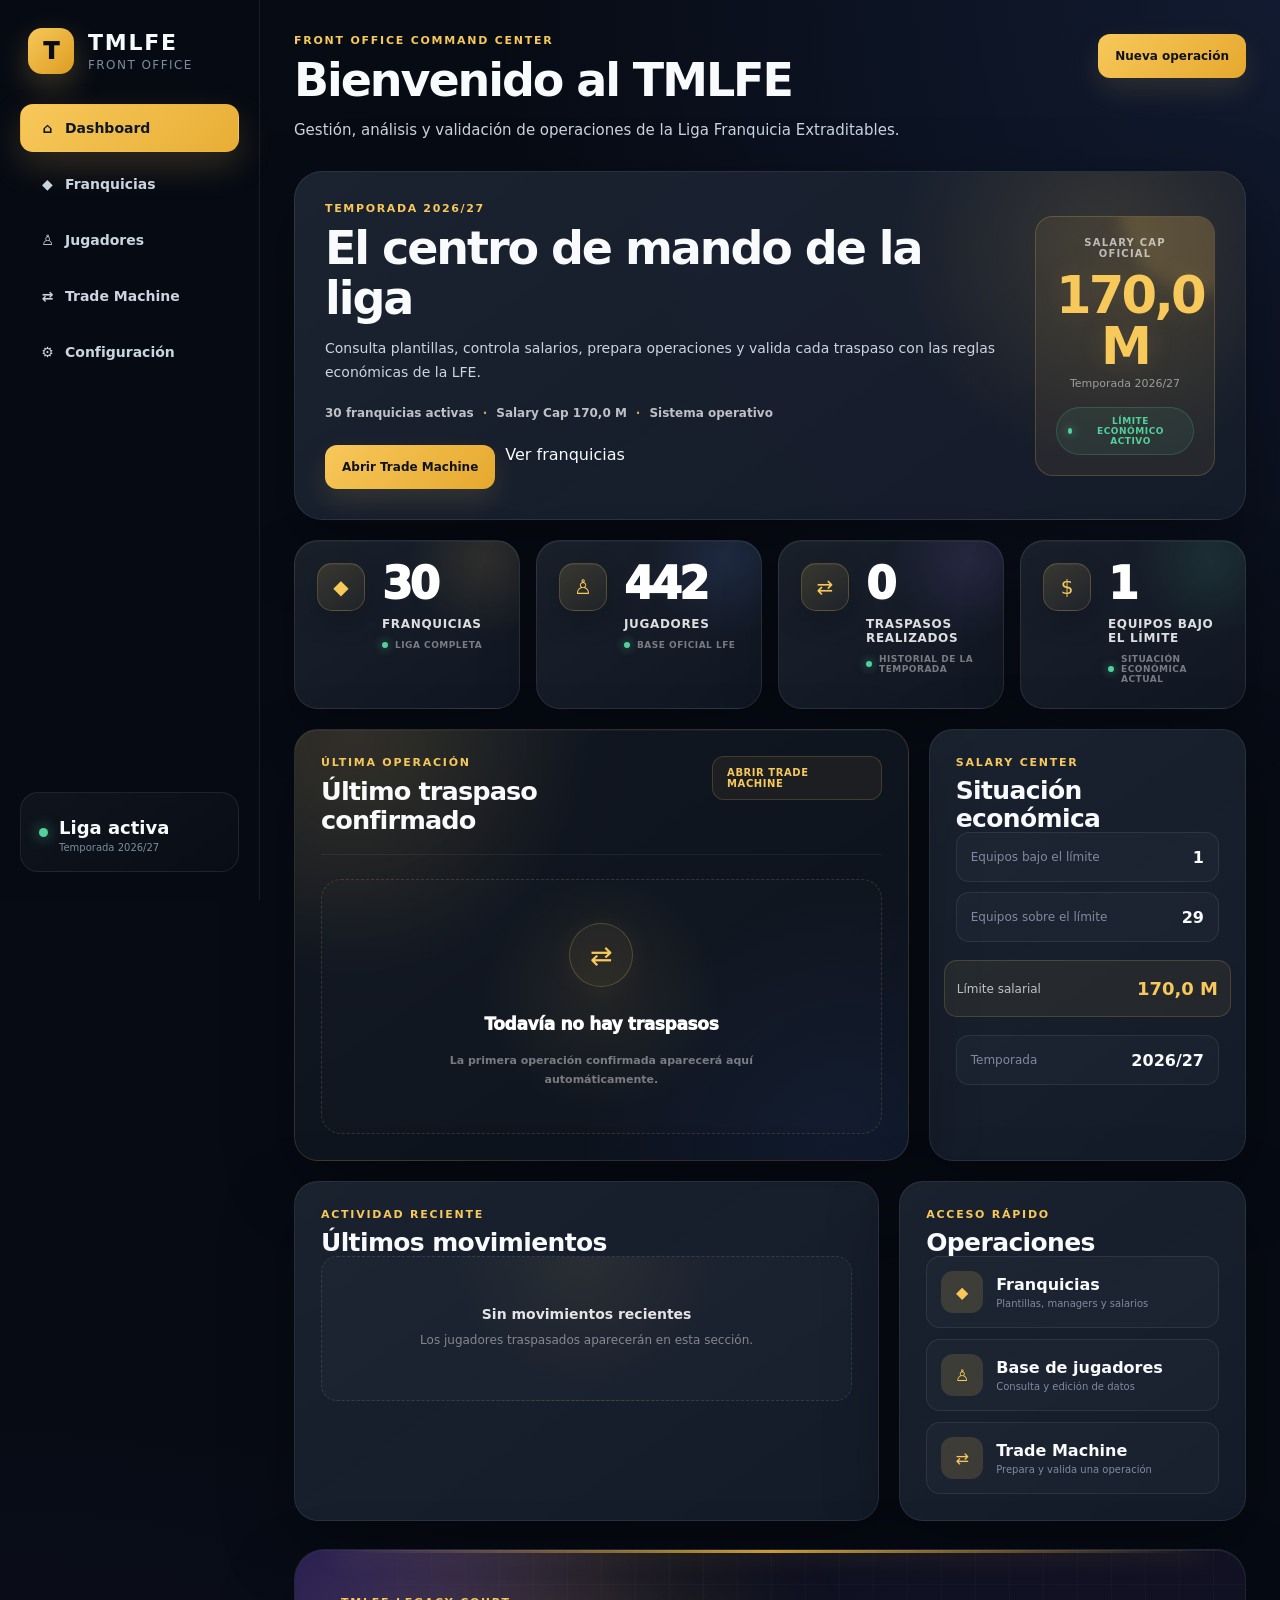
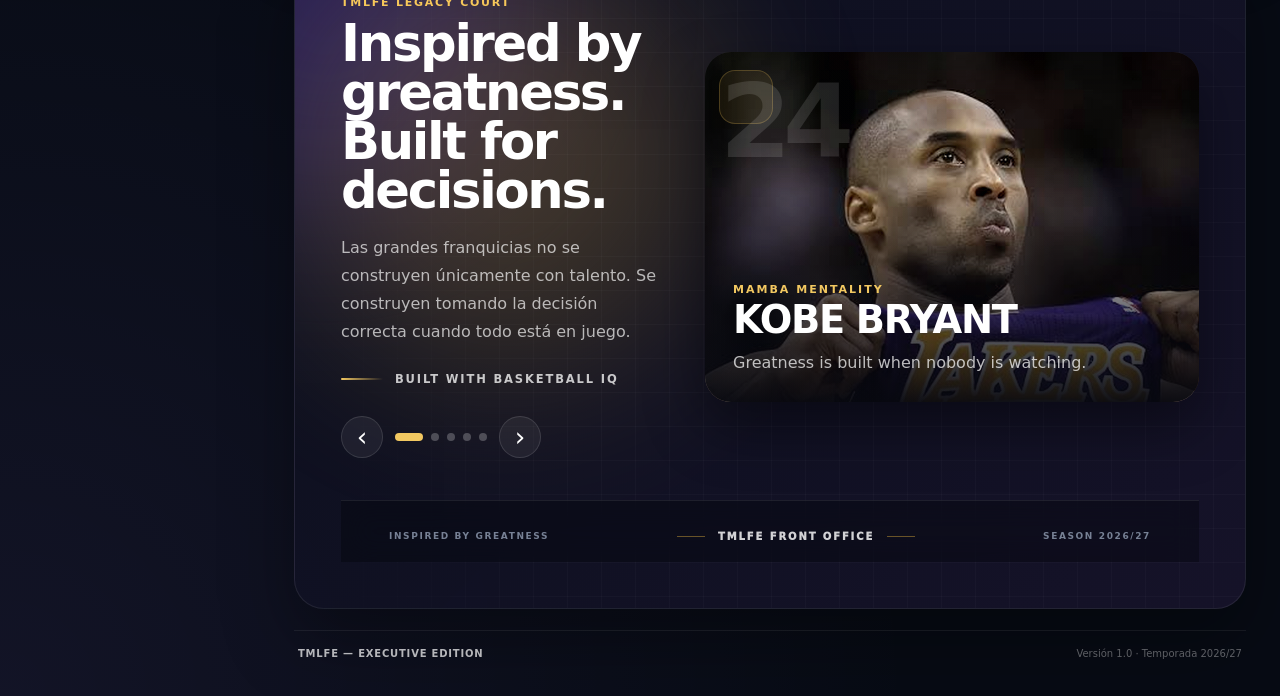
<file: index.html>
<!DOCTYPE html>
<html lang="es">

<head>

    <meta charset="UTF-8">

    <meta
        name="viewport"
        content="width=device-width, initial-scale=1.0"
    >

    <meta
        name="description"
        content="TMLFE, centro de gestión de la Liga Franquicia Extraditables."
    >

    <title>
        TMLFE | Front Office
    </title>

    <link
        rel="stylesheet"
        href="styles.css?v=134"
    >

    <link
        rel="stylesheet"
        href="legends.css?v=2"
    >

</head>

<body>

    <div class="app-shell">

        <aside class="sidebar">

            <div class="brand">

                <div class="brand-logo">
                    T
                </div>

                <div>

                    <h1>
                        TMLFE
                    </h1>

                    <span>
                        Front Office
                    </span>

                </div>

            </div>


            <nav
                class="sidebar-nav"
                aria-label="Navegación principal"
            >

                <a
                    class="nav-link active"
                    href="index.html"
                    aria-current="page"
                >

                    <span class="nav-icon">
                        ⌂
                    </span>

                    Dashboard

                </a>


                <a
                    class="nav-link"
                    href="teams.html"
                >

                    <span class="nav-icon">
                        ◆
                    </span>

                    Franquicias

                </a>


                <a
                    class="nav-link"
                    href="players.html"
                >

                    <span class="nav-icon">
                        ♙
                    </span>

                    Jugadores

                </a>


                <a
                    class="nav-link"
                    href="trade.html"
                >

                    <span class="nav-icon">
                        ⇄
                    </span>

                    Trade Machine

                </a>


                <a
                    class="nav-link"
                    href="configuracion.html"
                >

                    <span class="nav-icon">
                        ⚙
                    </span>

                    Configuración

                </a>

            </nav>


            <div class="sidebar-footer">

                <div class="league-status">

                    <span class="status-dot"></span>

                    <div>

                        <strong>
                            Liga activa
                        </strong>

                        <small>
                            Temporada 2026/27
                        </small>

                    </div>

                </div>

            </div>

        </aside>


        <main class="main-content">

            <header class="topbar">

                <div>

                    <p class="eyebrow">
                        FRONT OFFICE COMMAND CENTER
                    </p>

                    <h2>
                        Bienvenido al TMLFE
                    </h2>

                    <p class="topbar-subtitle">
                        Gestión, análisis y validación de operaciones
                        de la Liga Franquicia Extraditables.
                    </p>

                </div>


                <a
                    class="primary-button"
                    href="trade.html"
                >
                    Nueva operación
                </a>

            </header>


            <section class="dashboard-hero">

                <div class="dashboard-hero-copy">

                    <p class="hero-label">
                        TEMPORADA 2026/27
                    </p>

                    <h1>
                        El centro de mando de la liga
                    </h1>

                    <p>
                        Consulta plantillas, controla salarios,
                        prepara operaciones y valida cada traspaso
                        con las reglas económicas de la LFE.
                    </p>


                    <p class="dashboard-hero-status">
                        30 franquicias activas
                        <span>·</span>
                        Salary Cap 170,0 M
                        <span>·</span>
                        Sistema operativo
                    </p>


                    <div class="dashboard-hero-actions">

                        <a
                            class="primary-button"
                            href="trade.html"
                        >
                            Abrir Trade Machine
                        </a>

                        <a
                            class="secondary-button"
                            href="teams.html"
                        >
                            Ver franquicias
                        </a>

                    </div>

                </div>


                <div class="dashboard-cap-card">

                    <span>
                        Salary Cap oficial
                    </span>

                    <strong>
                        170,0 M
                    </strong>

                    <small>
                        Temporada 2026/27
                    </small>

                    <div class="dashboard-cap-status">
                        Límite económico activo
                    </div>

                </div>

            </section>


            <section
                class="dashboard-cards"
                aria-label="Resumen de la liga"
            >

                <article class="stat-card">

                    <div class="stat-icon">
                        ◆
                    </div>

                    <div class="stat-card-copy">

                        <h3 id="total-equipos">
                            0
                        </h3>

                        <p>
                            Franquicias
                        </p>

                        <small class="stat-card-detail">
                            Liga completa
                        </small>

                    </div>

                </article>


                <article class="stat-card">

                    <div class="stat-icon">
                        ♙
                    </div>

                    <div class="stat-card-copy">

                        <h3 id="total-jugadores">
                            0
                        </h3>

                        <p>
                            Jugadores
                        </p>

                        <small class="stat-card-detail">
                            Base oficial LFE
                        </small>

                    </div>

                </article>


                <article class="stat-card">

                    <div class="stat-icon">
                        ⇄
                    </div>

                    <div class="stat-card-copy">

                        <h3 id="total-trades">
                            0
                        </h3>

                        <p>
                            Traspasos realizados
                        </p>

                        <small class="stat-card-detail">
                            Historial de la temporada
                        </small>

                    </div>

                </article>


                <article class="stat-card">

                    <div class="stat-icon">
                        $
                    </div>

                    <div class="stat-card-copy">

                        <h3 id="equipos-bajo-cap">
                            0
                        </h3>

                        <p>
                            Equipos bajo el límite
                        </p>

                        <small class="stat-card-detail">
                            Situación económica actual
                        </small>

                    </div>

                </article>

            </section>


            <section class="dashboard-live-grid">

                <article class="dashboard-panel latest-trade-panel">

                    <div class="panel-heading">

                        <div>

                            <p class="eyebrow">
                                ÚLTIMA OPERACIÓN
                            </p>

                            <h2>
                                Último traspaso confirmado
                            </h2>

                        </div>


                        <a
                            class="panel-link"
                            href="trade.html"
                        >
                            Abrir Trade Machine
                        </a>

                    </div>


                    <div
                        class="latest-trade-content"
                        id="ultimo-trade"
                    >

                        <div class="dashboard-empty-state">

                            <strong>
                                La temporada está preparada
                            </strong>

                            <span>
                                El primer traspaso confirmado aparecerá
                                aquí automáticamente.
                            </span>

                        </div>

                    </div>

                </article>


                <article class="dashboard-panel salary-panel">

                    <div class="panel-heading">

                        <div>

                            <p class="eyebrow">
                                SALARY CENTER
                            </p>

                            <h2>
                                Situación económica
                            </h2>

                        </div>

                    </div>


                    <div class="salary-dashboard-list">

                        <div class="salary-dashboard-row">

                            <span>
                                Equipos bajo el límite
                            </span>

                            <strong id="resumen-bajo-cap">
                                0
                            </strong>

                        </div>


                        <div class="salary-dashboard-row">

                            <span>
                                Equipos sobre el límite
                            </span>

                            <strong id="equipos-sobre-cap">
                                0
                            </strong>

                        </div>


                        <div class="salary-dashboard-row salary-cap-highlight">

                            <span>
                                Límite salarial
                            </span>

                            <strong>
                                170,0 M
                            </strong>

                        </div>


                        <div class="salary-dashboard-row">

                            <span>
                                Temporada
                            </span>

                            <strong>
                                2026/27
                            </strong>

                        </div>

                    </div>

                </article>

            </section>


            <section class="dashboard-live-grid dashboard-lower-grid">

                <article class="dashboard-panel activity-panel">

                    <div class="panel-heading">

                        <div>

                            <p class="eyebrow">
                                ACTIVIDAD RECIENTE
                            </p>

                            <h2>
                                Últimos movimientos
                            </h2>

                        </div>

                    </div>


                    <div
                        class="activity-list"
                        id="actividad-reciente"
                    >

                        <div class="dashboard-empty-state">

                            <strong>
                                Sin movimientos recientes
                            </strong>

                            <span>
                                Los jugadores involucrados en operaciones
                                confirmadas aparecerán en esta sección.
                            </span>

                        </div>

                    </div>

                </article>


                <article class="dashboard-panel quick-actions-panel">

                    <div class="panel-heading">

                        <div>

                            <p class="eyebrow">
                                ACCESO RÁPIDO
                            </p>

                            <h2>
                                Operaciones
                            </h2>

                        </div>

                    </div>


                    <div class="dashboard-quick-actions">

                        <a
                            class="dashboard-quick-action"
                            href="teams.html"
                        >

                            <span>
                                ◆
                            </span>

                            <div>

                                <strong>
                                    Franquicias
                                </strong>

                                <small>
                                    Plantillas, managers y salarios
                                </small>

                            </div>

                        </a>


                        <a
                            class="dashboard-quick-action"
                            href="players.html"
                        >

                            <span>
                                ♙
                            </span>

                            <div>

                                <strong>
                                    Base de jugadores
                                </strong>

                                <small>
                                    Consulta y edición de datos
                                </small>

                            </div>

                        </a>


                        <a
                            class="dashboard-quick-action"
                            href="trade.html"
                        >

                            <span>
                                ⇄
                            </span>

                            <div>

                                <strong>
                                    Trade Machine
                                </strong>

                                <small>
                                    Prepara y valida una operación
                                </small>

                            </div>

                        </a>

                    </div>

                </article>

            </section>



            <!-- ========================================= -->
            <!-- TMLFE LEGENDS PREMIUM BANNER -->
            <!-- ========================================= -->

            <section class="legends-premium-banner" aria-label="Leyendas TMLFE">

                <div class="legends-background">
                    <span class="legends-orb legends-orb-one"></span>
                    <span class="legends-orb legends-orb-two"></span>
                    <span class="legends-grid"></span>
                </div>

                <div class="legends-copy">

                    <p class="eyebrow">
                        TMLFE LEGACY COURT
                    </p>

                    <h2>
                        Inspired by greatness.<br>
                        Built for decisions.
                    </h2>

                    <p class="legends-description">
                        Las grandes franquicias no se construyen únicamente
                        con talento. Se construyen tomando la decisión correcta
                        cuando todo está en juego.
                    </p>

                    <div class="legends-signature">
                        <span></span>
                        BUILT WITH BASKETBALL IQ
                    </div>

                    <div class="legends-controls" aria-label="Controles del carrusel">

                        <button
                            class="legends-control"
                            id="legend-prev"
                            type="button"
                            aria-label="Leyenda anterior"
                        >
                            ‹
                        </button>

                        <div
                            class="legends-dots"
                            id="legends-dots"
                            aria-label="Seleccionar leyenda"
                        ></div>

                        <button
                            class="legends-control"
                            id="legend-next"
                            type="button"
                            aria-label="Leyenda siguiente"
                        >
                            ›
                        </button>

                    </div>

                </div>


                <div class="legends-stage">

                    <article class="legend-card active" data-legend="0">

                        <img
                            src="./kobe.png"
                            alt="Kobe Bryant"
                        >

                        <div class="legend-card-overlay"></div>

                        <span class="legend-number">
                            24
                        </span>

                        <div class="legend-card-copy">

                            <small>
                                MAMBA MENTALITY
                            </small>

                            <strong>
                                KOBE BRYANT
                            </strong>

                            <p>
                                Greatness is built when nobody is watching.
                            </p>

                        </div>

                    </article>


                    <article class="legend-card" data-legend="1">

                        <img
                            src="./dirk.png"
                            alt="Dirk Nowitzki"
                        >

                        <div class="legend-card-overlay"></div>

                        <span class="legend-number">
                            41
                        </span>

                        <div class="legend-card-copy">

                            <small>
                                LOYALTY
                            </small>

                            <strong>
                                DIRK NOWITZKI
                            </strong>

                            <p>
                                Excellence becomes legacy through consistency.
                            </p>

                        </div>

                    </article>


                    <article class="legend-card" data-legend="2">

                        <img
                            src="./iverson.png"
                            alt="Allen Iverson"
                        >

                        <div class="legend-card-overlay"></div>

                        <span class="legend-number">
                            3
                        </span>

                        <div class="legend-card-copy">

                            <small>
                                HEART
                            </small>

                            <strong>
                                ALLEN IVERSON
                            </strong>

                            <p>
                                Compete with courage. Lead with personality.
                            </p>

                        </div>

                    </article>


                    <article class="legend-card" data-legend="3">

                        <img
                            src="./carroll.png"
                            alt="Jaycee Carroll"
                        >

                        <div class="legend-card-overlay"></div>

                        <span class="legend-number">
                            20
                        </span>

                        <div class="legend-card-copy">

                            <small>
                                CONSISTENCY
                            </small>

                            <strong>
                                JAYCEE CARROLL
                            </strong>

                            <p>
                                Preparation turns every opportunity into confidence.
                            </p>

                        </div>

                    </article>


                    <article class="legend-card" data-legend="4">

                        <img
                            src="./shaq.png"
                            alt="Shaquille O'Neal"
                        >

                        <div class="legend-card-overlay"></div>

                        <span class="legend-number">
                            34
                        </span>

                        <div class="legend-card-copy">

                            <small>
                                DOMINANCE
                            </small>

                            <strong>
                                SHAQUILLE O’NEAL
                            </strong>

                            <p>
                                Presence changes games before the first move.
                            </p>

                        </div>

                    </article>

                </div>


                <div class="legends-premium-footer">

                    <span>
                        INSPIRED BY GREATNESS
                    </span>

                    <strong>
                        TMLFE FRONT OFFICE
                    </strong>

                    <span>
                        SEASON 2026/27
                    </span>

                </div>

            </section>


            <footer class="tmlfe-footer">

                <strong>
                    TMLFE — Executive Edition
                </strong>

                <span>
                    Versión 1.0 · Temporada 2026/27
                </span>

            </footer>
 
</main>

    </div>


    <div
        id="toast"
        class="toast"
        aria-live="polite"
    ></div>


    <script src="./database.js?v=107"></script>
    <script src="./deadmoney.js?v=2"></script>
    <script src="./legends.js?v=2"></script>
    <script src="./app.js?v=37"></script>

</body>

</html>
</file>
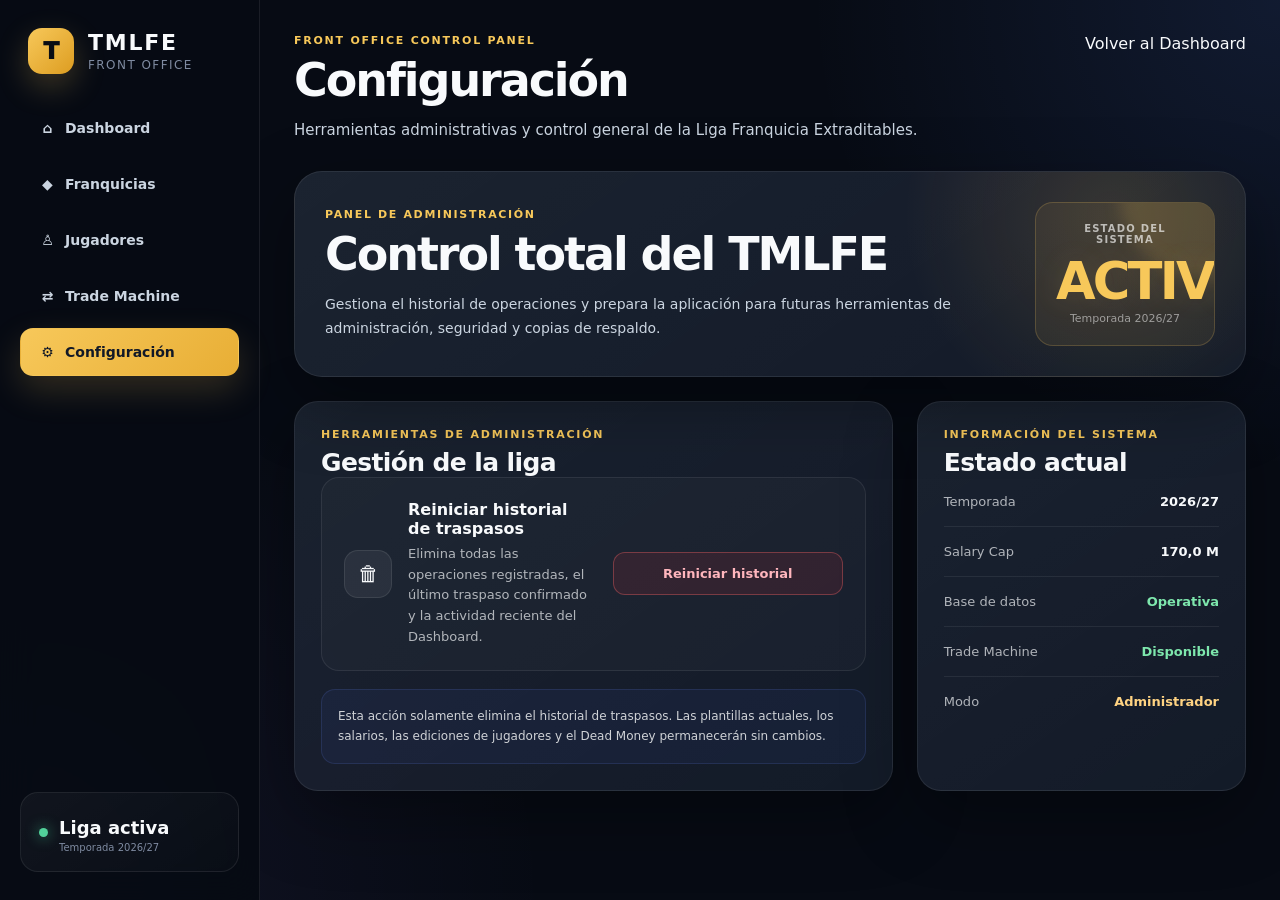
<file: configuracion.html>
<!DOCTYPE html>
<html lang="es">

<head>

    <meta charset="UTF-8">

    <meta
        name="viewport"
        content="width=device-width, initial-scale=1.0"
    >

    <title>
        TMLFE | Configuración
    </title>

    <link
        rel="stylesheet"
        href="./styles.css?v=129"
    >

    <style>

        .config-grid {
            display: grid;
            grid-template-columns: minmax(0, 1fr) minmax(280px, 0.55fr);
            gap: 24px;
            margin-top: 24px;
        }

        .config-section {
            display: flex;
            flex-direction: column;
            gap: 18px;
        }

        .config-tool {
            display: flex;
            align-items: center;
            justify-content: space-between;
            gap: 24px;
            padding: 22px;
            border-radius: 18px;
            background: rgba(255, 255, 255, 0.025);
            border: 1px solid rgba(255, 255, 255, 0.08);
        }

        .config-tool-copy {
            display: flex;
            align-items: center;
            gap: 16px;
        }

        .config-tool-icon {
            width: 48px;
            height: 48px;
            display: grid;
            place-items: center;
            flex-shrink: 0;
            border-radius: 14px;
            font-size: 21px;
            background: rgba(255, 255, 255, 0.06);
            border: 1px solid rgba(255, 255, 255, 0.09);
        }

        .config-tool h3 {
            margin: 0 0 6px;
            font-size: 16px;
        }

        .config-tool p {
            margin: 0;
            max-width: 600px;
            font-size: 13px;
            line-height: 1.6;
            opacity: 0.68;
        }

        .config-danger-button {
            min-width: 230px;
            padding: 13px 18px;
            border: 1px solid rgba(255, 104, 104, 0.35);
            border-radius: 12px;
            background: rgba(190, 45, 58, 0.14);
            color: #ffb6bd;
            font: inherit;
            font-size: 13px;
            font-weight: 700;
            cursor: pointer;
            transition:
                transform 0.2s ease,
                background 0.2s ease,
                border-color 0.2s ease;
        }

        .config-danger-button:hover {
            transform: translateY(-2px);
            background: rgba(190, 45, 58, 0.24);
            border-color: rgba(255, 104, 104, 0.6);
        }

        .config-danger-button:disabled {
            cursor: default;
            opacity: 0.75;
            transform: none;
        }

        .config-status-list {
            display: flex;
            flex-direction: column;
            gap: 0;
        }

        .config-status-row {
            display: flex;
            align-items: center;
            justify-content: space-between;
            gap: 20px;
            padding: 17px 0;
            border-bottom: 1px solid rgba(255, 255, 255, 0.07);
        }

        .config-status-row:last-child {
            border-bottom: 0;
        }

        .config-status-row span {
            font-size: 13px;
            opacity: 0.68;
        }

        .config-status-row strong {
            font-size: 13px;
        }

        .config-success {
            color: #7ee7ad;
        }

        .config-warning {
            color: #ffd382;
        }

        .config-notice {
            margin-top: 18px;
            padding: 16px;
            border-radius: 14px;
            background: rgba(76, 118, 255, 0.08);
            border: 1px solid rgba(105, 140, 255, 0.18);
            font-size: 12px;
            line-height: 1.7;
            opacity: 0.82;
        }

        @media (max-width: 1000px) {

            .config-grid {
                grid-template-columns: 1fr;
            }

        }

        @media (max-width: 700px) {

            .config-tool {
                align-items: flex-start;
                flex-direction: column;
            }

            .config-danger-button {
                width: 100%;
                min-width: 0;
            }

        }

    </style>

</head>

<body>

    <div class="app-shell">

        <aside class="sidebar">

            <div class="brand">

                <div class="brand-logo">
                    T
                </div>

                <div>

                    <h1>
                        TMLFE
                    </h1>

                    <span>
                        Front Office
                    </span>

                </div>

            </div>


            <nav class="sidebar-nav">

                <a
                    class="nav-link"
                    href="index.html"
                >

                    <span class="nav-icon">
                        ⌂
                    </span>

                    Dashboard

                </a>


                <a
                    class="nav-link"
                    href="teams.html"
                >

                    <span class="nav-icon">
                        ◆
                    </span>

                    Franquicias

                </a>


                <a
                    class="nav-link"
                    href="players.html"
                >

                    <span class="nav-icon">
                        ♙
                    </span>

                    Jugadores

                </a>


                <a
                    class="nav-link"
                    href="trade.html"
                >

                    <span class="nav-icon">
                        ⇄
                    </span>

                    Trade Machine

                </a>


                <a
                    class="nav-link active"
                    href="configuracion.html"
                >

                    <span class="nav-icon">
                        ⚙
                    </span>

                    Configuración

                </a>

            </nav>


            <div class="sidebar-footer">

                <div class="league-status">

                    <span class="status-dot"></span>

                    <div>

                        <strong>
                            Liga activa
                        </strong>

                        <small>
                            Temporada 2026/27
                        </small>

                    </div>

                </div>

            </div>

        </aside>


        <main class="main-content">

            <header class="topbar">

                <div>

                    <p class="eyebrow">
                        FRONT OFFICE CONTROL PANEL
                    </p>

                    <h2>
                        Configuración
                    </h2>

                    <p class="topbar-subtitle">
                        Herramientas administrativas y control general
                        de la Liga Franquicia Extraditables.
                    </p>

                </div>


                <a
                    class="secondary-button"
                    href="index.html"
                >
                    Volver al Dashboard
                </a>

            </header>


            <section class="dashboard-hero">

                <div class="dashboard-hero-copy">

                    <p class="hero-label">
                        PANEL DE ADMINISTRACIÓN
                    </p>

                    <h1>
                        Control total del TMLFE
                    </h1>

                    <p>
                        Gestiona el historial de operaciones y prepara
                        la aplicación para futuras herramientas de
                        administración, seguridad y copias de respaldo.
                    </p>

                </div>


                <div class="dashboard-cap-card">

                    <span>
                        Estado del sistema
                    </span>

                    <strong>
                        ACTIVO
                    </strong>

                    <small>
                        Temporada 2026/27
                    </small>

                </div>

            </section>


            <section class="config-grid">

                <article class="dashboard-panel">

                    <div class="panel-heading">

                        <div>

                            <p class="eyebrow">
                                HERRAMIENTAS DE ADMINISTRACIÓN
                            </p>

                            <h2>
                                Gestión de la liga
                            </h2>

                        </div>

                    </div>


                    <div class="config-section">

                        <div class="config-tool">

                            <div class="config-tool-copy">

                                <div class="config-tool-icon">
                                    🗑
                                </div>

                                <div>

                                    <h3>
                                        Reiniciar historial de traspasos
                                    </h3>

                                    <p>
                                        Elimina todas las operaciones registradas,
                                        el último traspaso confirmado y la actividad
                                        reciente del Dashboard.
                                    </p>

                                </div>

                            </div>


                            <button
                                id="btn-borrar-historial"
                                class="config-danger-button"
                                type="button"
                            >
                                Reiniciar historial
                            </button>

                        </div>

                    </div>


                    <div class="config-notice">

                        Esta acción solamente elimina el historial de
                        traspasos. Las plantillas actuales, los salarios,
                        las ediciones de jugadores y el Dead Money
                        permanecerán sin cambios.

                    </div>

                </article>


                <article class="dashboard-panel">

                    <div class="panel-heading">

                        <div>

                            <p class="eyebrow">
                                INFORMACIÓN DEL SISTEMA
                            </p>

                            <h2>
                                Estado actual
                            </h2>

                        </div>

                    </div>


                    <div class="config-status-list">

                        <div class="config-status-row">

                            <span>
                                Temporada
                            </span>

                            <strong>
                                2026/27
                            </strong>

                        </div>


                        <div class="config-status-row">

                            <span>
                                Salary Cap
                            </span>

                            <strong>
                                170,0 M
                            </strong>

                        </div>


                        <div class="config-status-row">

                            <span>
                                Base de datos
                            </span>

                            <strong class="config-success">
                                Operativa
                            </strong>

                        </div>


                        <div class="config-status-row">

                            <span>
                                Trade Machine
                            </span>

                            <strong class="config-success">
                                Disponible
                            </strong>

                        </div>


                        <div class="config-status-row">

                            <span>
                                Modo
                            </span>

                            <strong class="config-warning">
                                Administrador
                            </strong>

                        </div>

                    </div>

                </article>

            </section>

        </main>

    </div>


    <div
        id="toast"
        class="toast"
        aria-live="polite"
    ></div>


    <script src="./trade-apply.js?v=201"></script>
    <script src="./configuracion.js?v=2"></script>

</body>

</html>
</file>
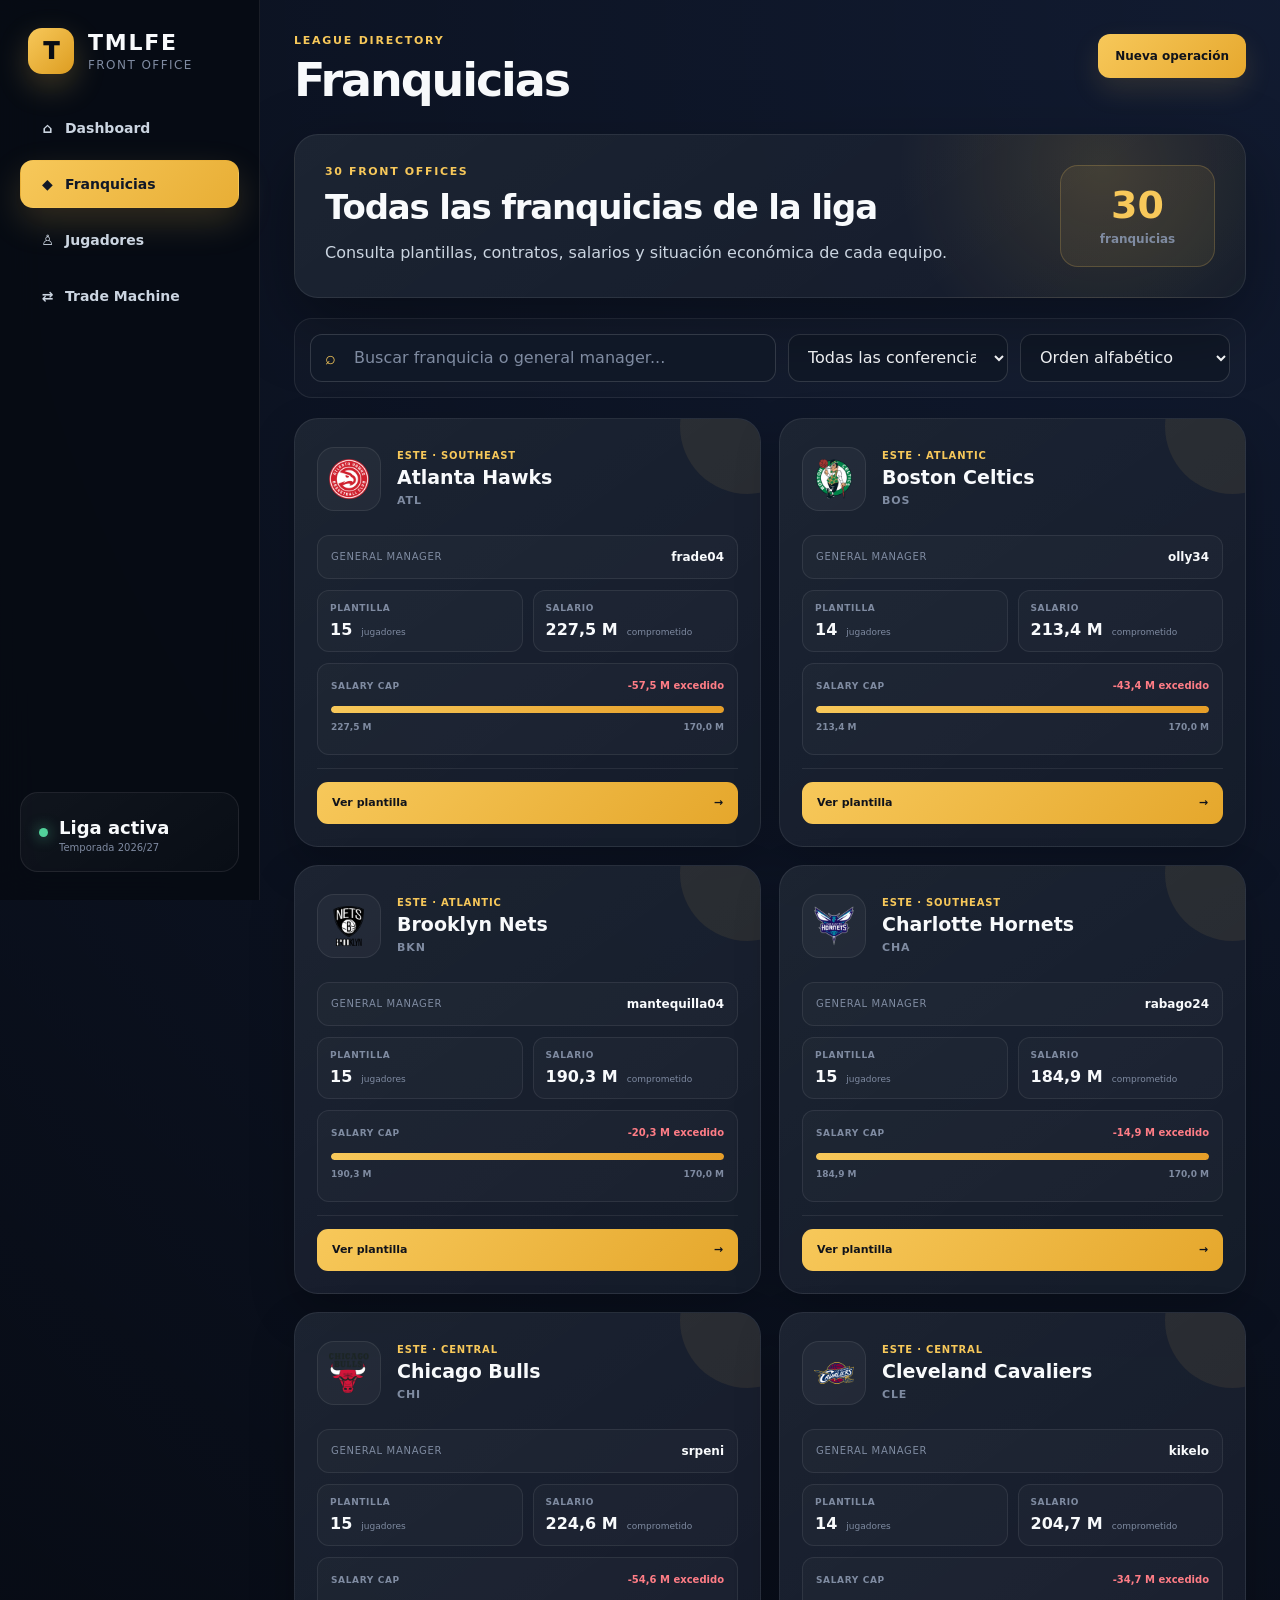
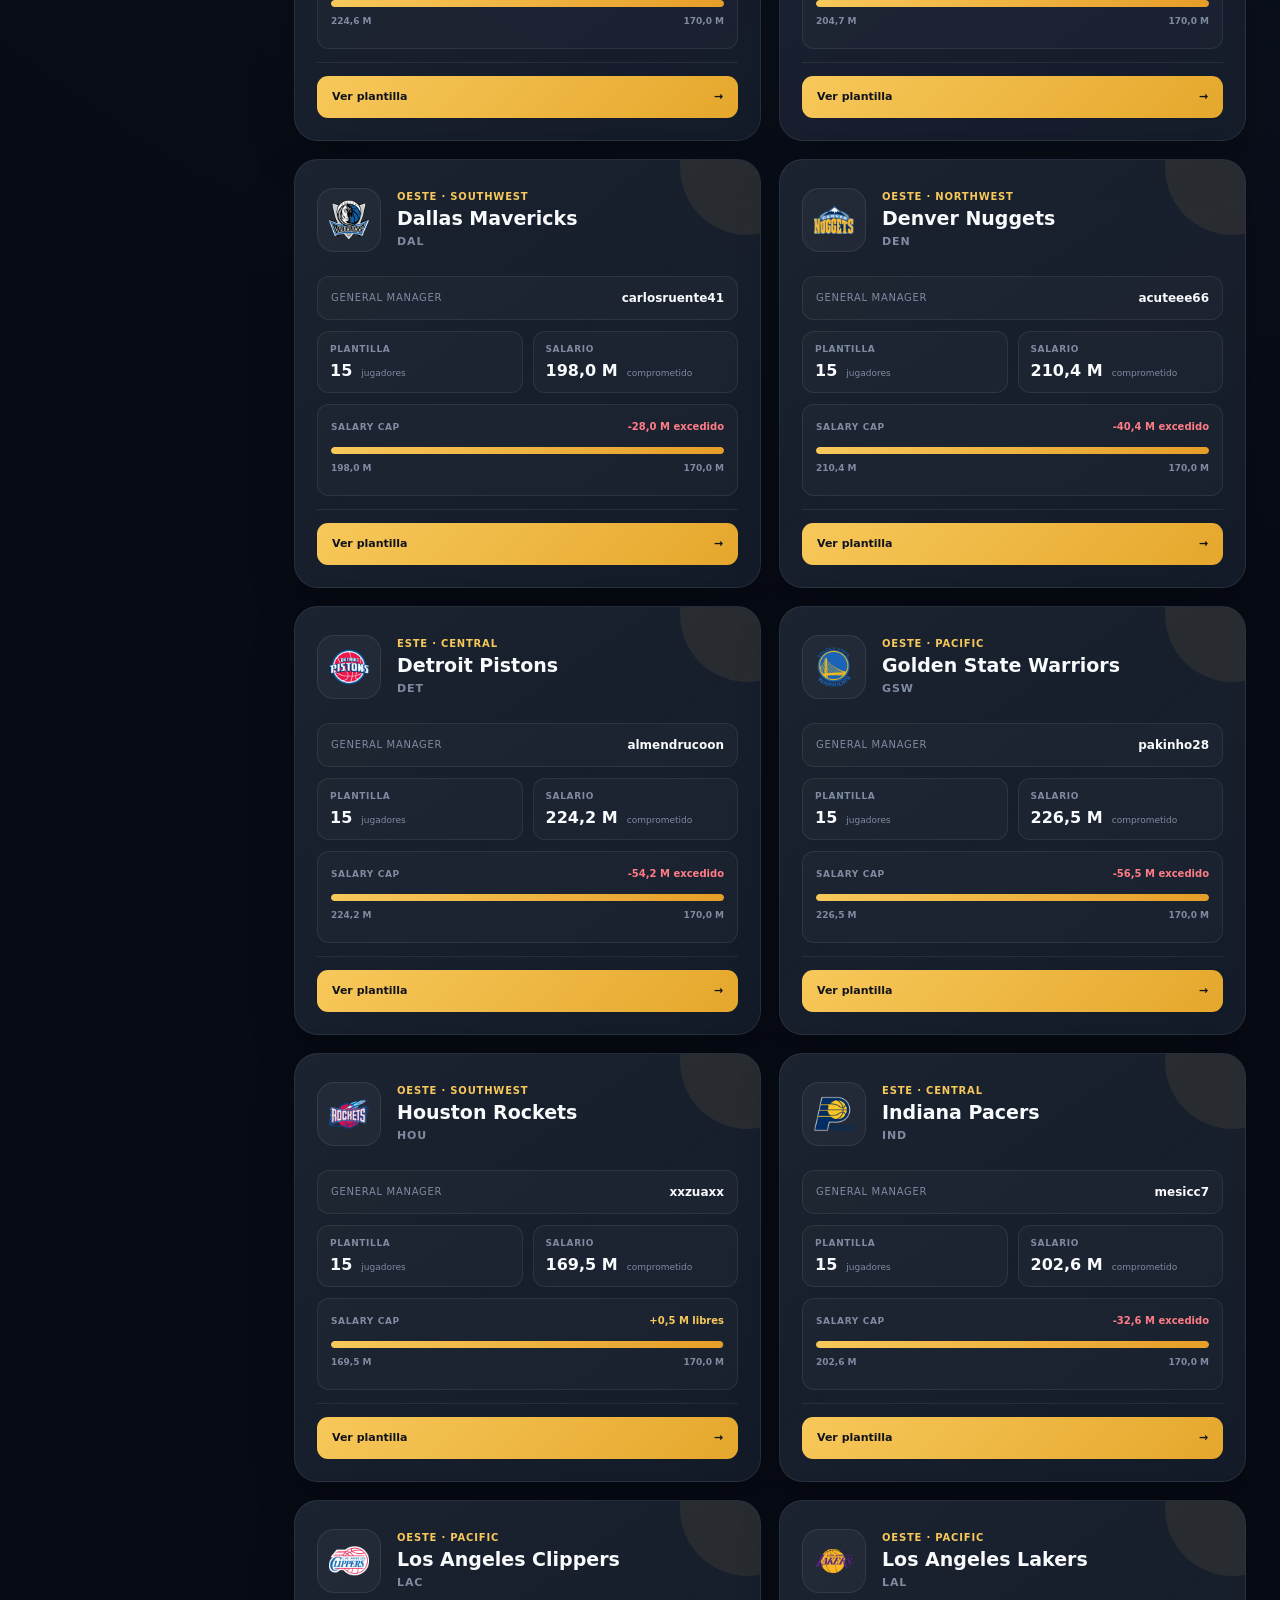
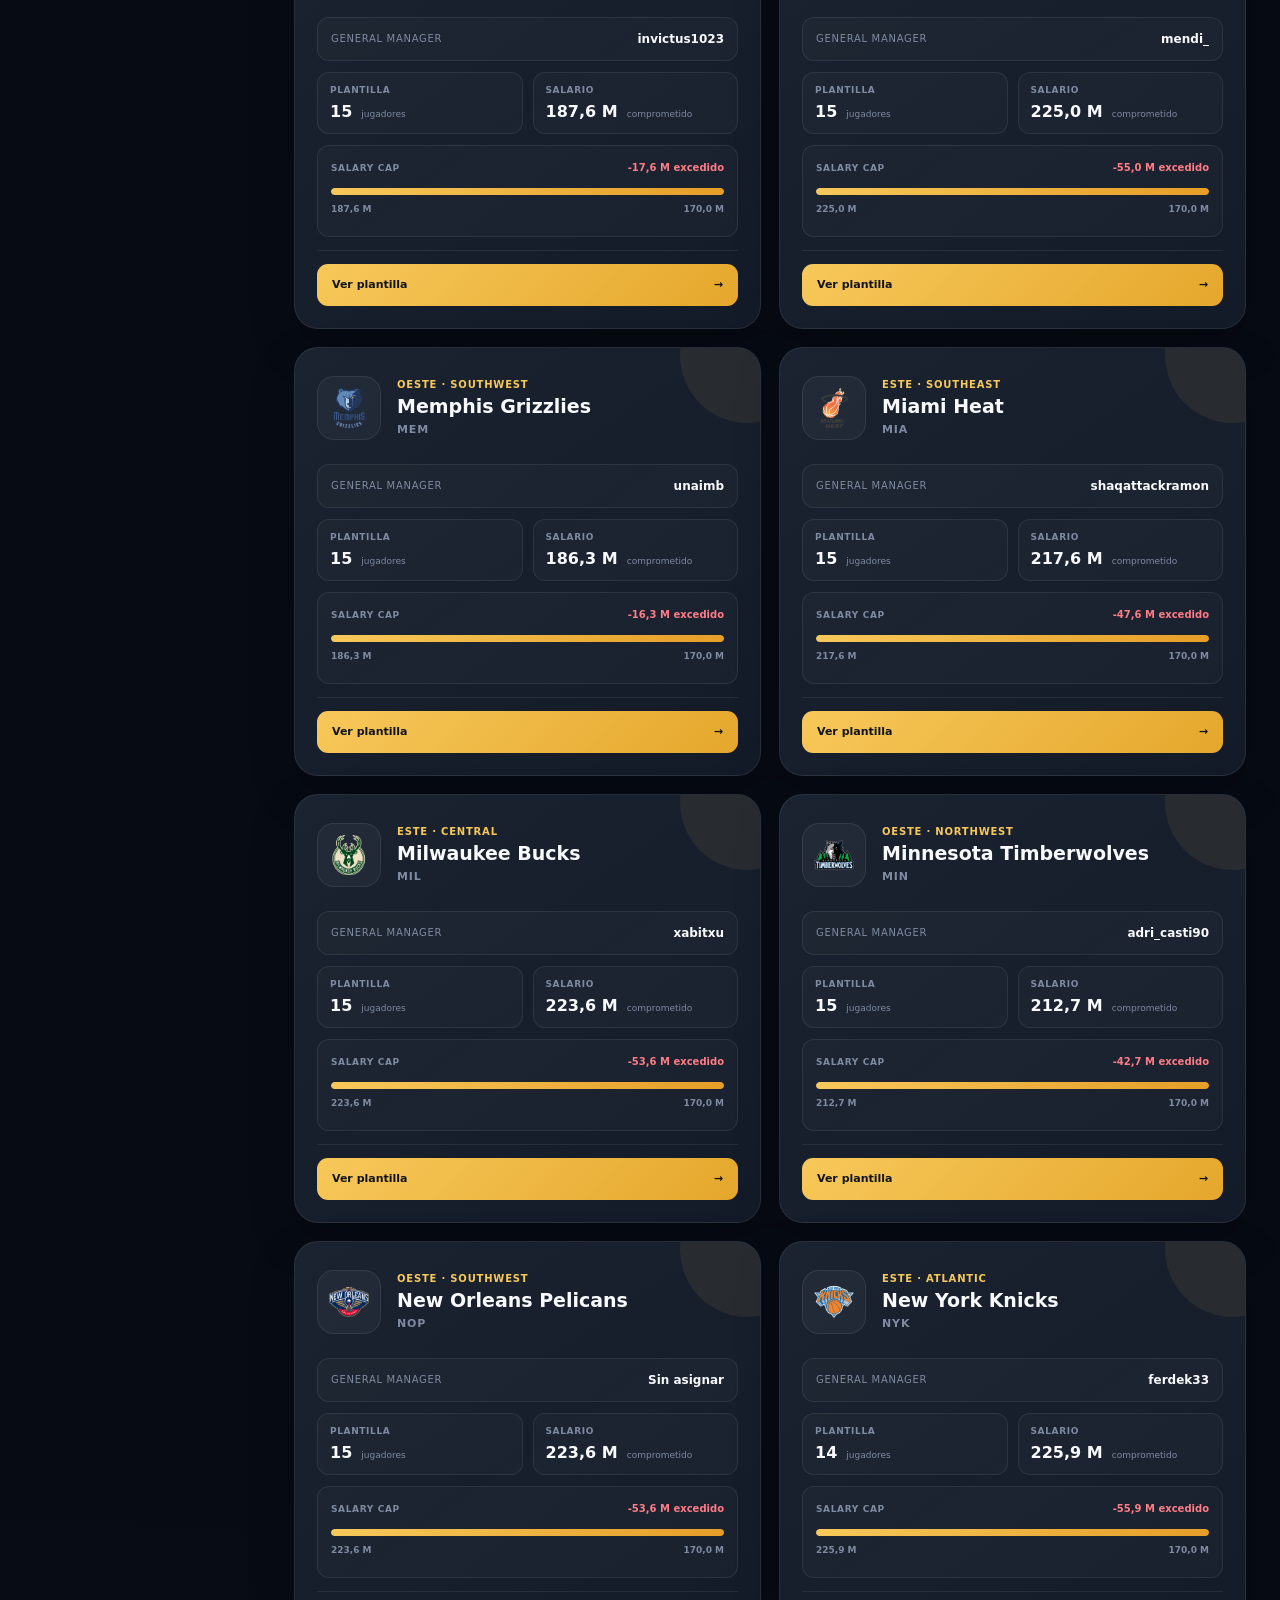
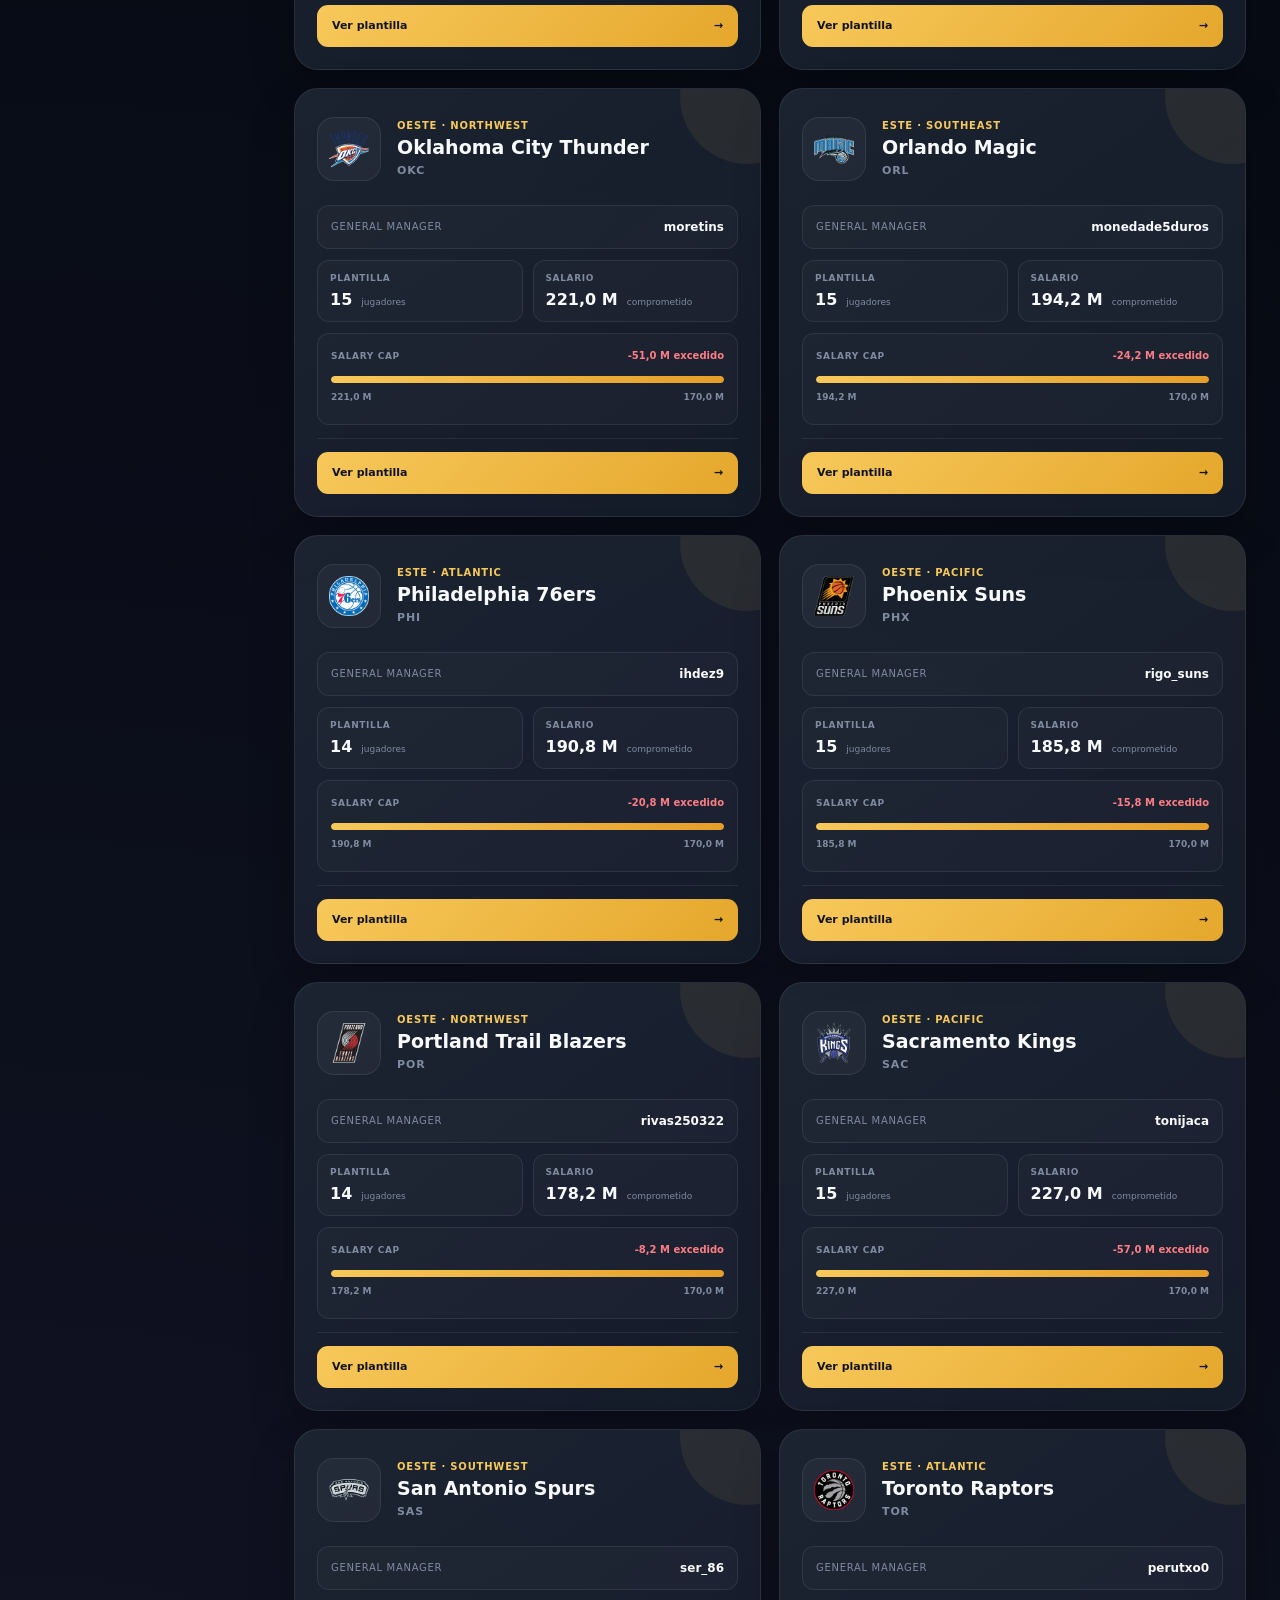
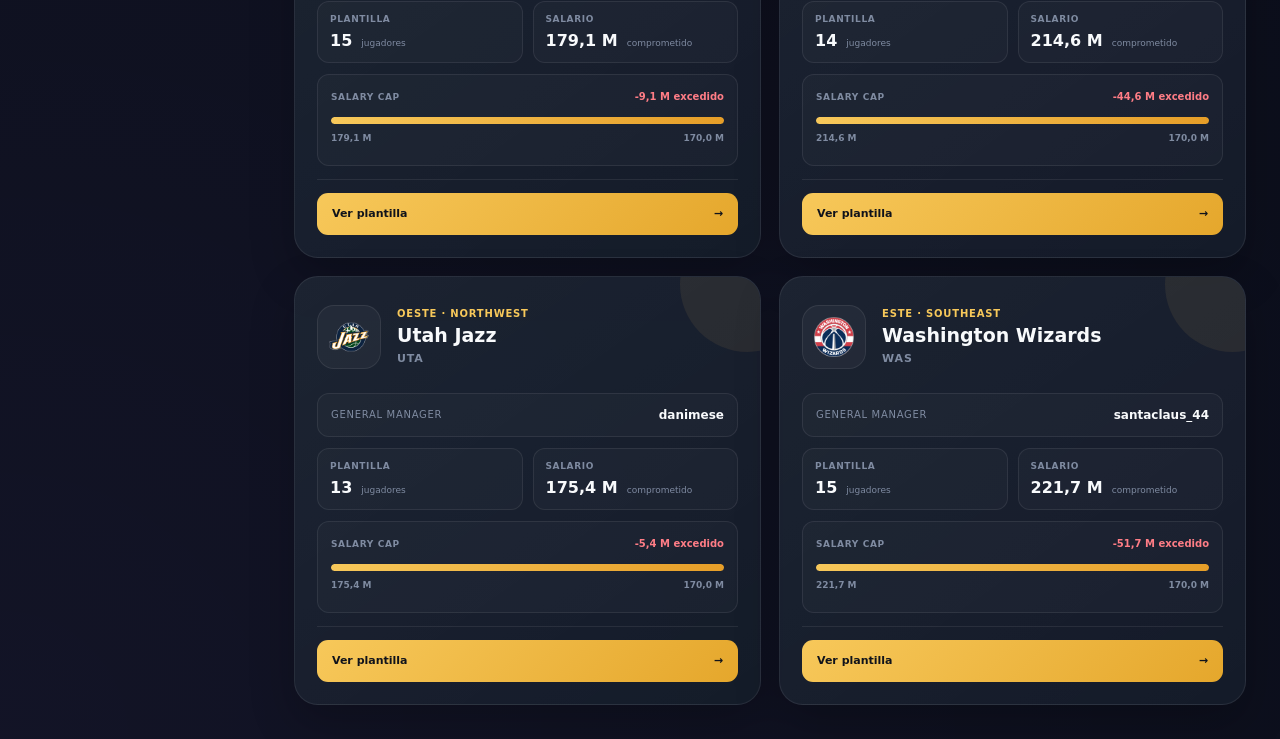
<file: teams.html>
<!DOCTYPE html>
<html lang="es">

<head>

    <meta charset="UTF-8">

    <meta
        name="viewport"
        content="width=device-width, initial-scale=1.0"
    >

    <title>TMLFE | Franquicias</title>

    <link
        rel="stylesheet"
        href="styles.css?v=124"
    >

</head>

<body>

    <div class="app-shell">

        <aside class="sidebar">

            <div class="brand">

                <div class="brand-logo">
                    T
                </div>

                <div>
                    <h1>TMLFE</h1>
                    <span>Front Office</span>
                </div>

            </div>

            <nav class="sidebar-nav">

                <a
                    class="nav-link"
                    href="index.html"
                >
                    <span class="nav-icon">⌂</span>
                    Dashboard
                </a>

                <a
                    class="nav-link active"
                    href="teams.html"
                >
                    <span class="nav-icon">◆</span>
                    Franquicias
                </a>

                <a
                    class="nav-link"
                    href="players.html"
                >
                    <span class="nav-icon">♙</span>
                    Jugadores
                </a>

                <a
                    class="nav-link"
                    href="trade.html"
                >
                    <span class="nav-icon">⇄</span>
                    Trade Machine
                </a>

            </nav>

            <div class="sidebar-footer">

                <div class="league-status">

                    <span class="status-dot"></span>

                    <div>
                        <strong>Liga activa</strong>
                        <small>Temporada 2026/27</small>
                    </div>

                </div>

            </div>

        </aside>


        <main class="main-content">

            <header class="topbar">

                <div>

                    <p class="eyebrow">
                        LEAGUE DIRECTORY
                    </p>

                    <h2>
                        Franquicias
                    </h2>

                </div>

                <a
                    class="primary-button"
                    href="trade.html"
                >
                    Nueva operación
                </a>

            </header>


            <section class="teams-hero">

                <div>

                    <p class="hero-label">
                        30 FRONT OFFICES
                    </p>

                    <h3>
                        Todas las franquicias de la liga
                    </h3>

                    <p>
                        Consulta plantillas, contratos, salarios y
                        situación económica de cada equipo.
                    </p>

                </div>

                <div class="teams-hero-number">

                    <strong id="numero-franquicias">
                        0
                    </strong>

                    <span>
                        franquicias
                    </span>

                </div>

            </section>


            <section class="teams-toolbar">

                <div class="search-box">

                    <span>⌕</span>

                    <input
                        id="buscar-equipo"
                        type="search"
                        placeholder="Buscar franquicia o general manager..."
                        autocomplete="off"
                    >

                </div>

                <select id="filtro-conferencia">

                    <option value="">
                        Todas las conferencias
                    </option>

                    <option value="Este">
                        Conferencia Este
                    </option>

                    <option value="Oeste">
                        Conferencia Oeste
                    </option>

                </select>

                <select id="orden-equipos">

                    <option value="nombre">
                        Orden alfabético
                    </option>

                    <option value="salario-desc">
                        Mayor salario
                    </option>

                    <option value="salario-asc">
                        Menor salario
                    </option>

                    <option value="jugadores-desc">
                        Más jugadores
                    </option>

                </select>

            </section>


            <section
                class="franchises-grid"
                id="lista-franquicias"
            >

                <div class="loading-message">
                    Cargando las franquicias...
                </div>

            </section>

        </main>

    </div>


    <div
        class="toast"
        id="toast"
        aria-live="polite"
    ></div>


    <script src="database.js?v=107"></script>
    <script src="deadmoney.js?v=2"></script>
    <script src="teams.js?v=1"></script>

</body>

</html>
</file>
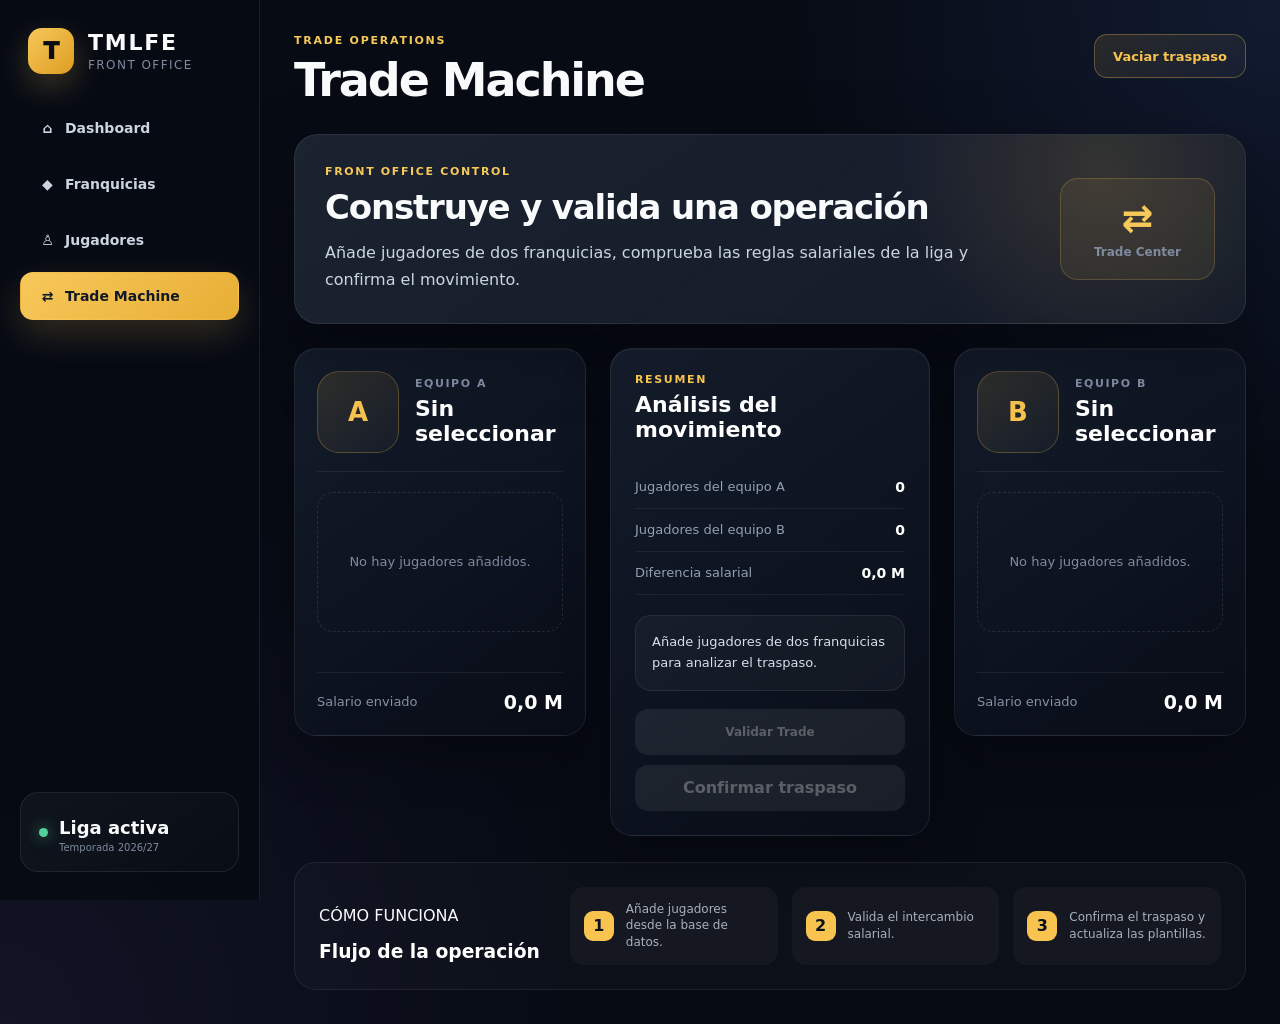
<file: trade.html>
<!DOCTYPE html>
<html lang="es">

<head>

    <meta charset="UTF-8">

    <meta
        name="viewport"
        content="width=device-width, initial-scale=1.0"
    >

    <title>TMLFE | Trade Machine</title>

    <link
        rel="stylesheet"
        href="styles.css?v=127"
    >

</head>

<body>

    <div class="app-shell">

        <aside class="sidebar">

            <div class="brand">

                <div class="brand-logo">
                    T
                </div>

                <div>

                    <h1>
                        TMLFE
                    </h1>

                    <span>
                        Front Office
                    </span>

                </div>

            </div>


            <nav class="sidebar-nav">

                <a
                    class="nav-link"
                    href="index.html"
                >

                    <span class="nav-icon">
                        ⌂
                    </span>

                    Dashboard

                </a>


                <a
                    class="nav-link"
                    href="teams.html"
                >

                    <span class="nav-icon">
                        ◆
                    </span>

                    Franquicias

                </a>


                <a
                    class="nav-link"
                    href="players.html"
                >

                    <span class="nav-icon">
                        ♙
                    </span>

                    Jugadores

                </a>


                <a
                    class="nav-link active"
                    href="trade.html"
                >

                    <span class="nav-icon">
                        ⇄
                    </span>

                    Trade Machine

                </a>

            </nav>


            <div class="sidebar-footer">

                <div class="league-status">

                    <span class="status-dot"></span>

                    <div>

                        <strong>
                            Liga activa
                        </strong>

                        <small>
                            Temporada 2026/27
                        </small>

                    </div>

                </div>

            </div>

        </aside>


        <main class="main-content">

            <header class="topbar">

                <div>

                    <p class="eyebrow">
                        TRADE OPERATIONS
                    </p>

                    <h2>
                        Trade Machine
                    </h2>

                </div>


                <button
                    id="vaciar-trade"
                    class="secondary-button"
                    type="button"
                >
                    Vaciar traspaso
                </button>

            </header>


            <section class="teams-hero trade-hero">

                <div>

                    <p class="hero-label">
                        FRONT OFFICE CONTROL
                    </p>

                    <h3>
                        Construye y valida una operación
                    </h3>

                    <p>
                        Añade jugadores de dos franquicias,
                        comprueba las reglas salariales de la liga
                        y confirma el movimiento.
                    </p>

                </div>


                <div class="teams-hero-number">

                    <strong>
                        ⇄
                    </strong>

                    <span>
                        Trade Center
                    </span>

                </div>

            </section>


            <section class="trade-machine-grid">


                <!-- EQUIPO A -->

                <article class="trade-team-panel">

                    <div class="trade-team-header">

                        <div
                            id="logo-equipo-a"
                            class="trade-team-logo"
                        >
                            A
                        </div>


                        <div>

                            <span class="trade-team-label">
                                Equipo A
                            </span>

                            <h2 id="nombre-equipo-a">
                                Sin seleccionar
                            </h2>

                        </div>

                    </div>


                    <div
                        id="jugadores-equipo-a"
                        class="trade-player-list"
                    >

                        <div class="trade-empty-state">
                            No hay jugadores añadidos.
                        </div>

                    </div>


                    <div class="trade-team-total">

                        <span>
                            Salario enviado
                        </span>

                        <strong id="salario-equipo-a">
                            0,0 M
                        </strong>

                    </div>

                </article>


                <!-- RESUMEN CENTRAL -->

                <article class="trade-summary-panel">

                    <p class="section-kicker">
                        RESUMEN
                    </p>

                    <h2>
                        Análisis del movimiento
                    </h2>


                    <div class="trade-summary-row">

                        <span>
                            Jugadores del equipo A
                        </span>

                        <strong id="cantidad-jugadores-a">
                            0
                        </strong>

                    </div>


                    <div class="trade-summary-row">

                        <span>
                            Jugadores del equipo B
                        </span>

                        <strong id="cantidad-jugadores-b">
                            0
                        </strong>

                    </div>


                    <div class="trade-summary-row">

                        <span>
                            Diferencia salarial
                        </span>

                        <strong id="diferencia-salarial">
                            0,0 M
                        </strong>

                    </div>


                    <div
                        id="estado-trade"
                        class="trade-status pending"
                    >
                        Añade jugadores de dos franquicias
                        para analizar el traspaso.
                    </div>


                    <div class="trade-action-buttons">

                        <button
                            id="validar-trade"
                            class="primary-button"
                            type="button"
                            disabled
                        >
                            Validar Trade
                        </button>


                        <button
                            id="confirmar-trade"
                            class="secondary-button"
                            type="button"
                            disabled
                        >
                            Confirmar traspaso
                        </button>

                    </div>

                </article>


                <!-- EQUIPO B -->

                <article class="trade-team-panel">

                    <div class="trade-team-header">

                        <div
                            id="logo-equipo-b"
                            class="trade-team-logo"
                        >
                            B
                        </div>


                        <div>

                            <span class="trade-team-label">
                                Equipo B
                            </span>

                            <h2 id="nombre-equipo-b">
                                Sin seleccionar
                            </h2>

                        </div>

                    </div>


                    <div
                        id="jugadores-equipo-b"
                        class="trade-player-list"
                    >

                        <div class="trade-empty-state">
                            No hay jugadores añadidos.
                        </div>

                    </div>


                    <div class="trade-team-total">

                        <span>
                            Salario enviado
                        </span>

                        <strong id="salario-equipo-b">
                            0,0 M
                        </strong>

                    </div>

                </article>

            </section>


            <section class="trade-help-panel">

                <div>

                    <p class="section-kicker">
                        CÓMO FUNCIONA
                    </p>

                    <h3>
                        Flujo de la operación
                    </h3>

                </div>


                <div class="trade-help-steps">

                    <div class="trade-help-step">

                        <strong>
                            1
                        </strong>

                        <span>
                            Añade jugadores desde la base de datos.
                        </span>

                    </div>


                    <div class="trade-help-step">

                        <strong>
                            2
                        </strong>

                        <span>
                            Valida el intercambio salarial.
                        </span>

                    </div>


                    <div class="trade-help-step">

                        <strong>
                            3
                        </strong>

                        <span>
                            Confirma el traspaso y actualiza las plantillas.
                        </span>

                    </div>

                </div>

            </section>

        </main>

    </div>


    <div
        id="toast"
        class="toast"
        role="status"
        aria-live="polite"
    ></div>


<script src="./database.js?v=106"></script>
<script src="./deadmoney.js?v=1"></script>

<script src="./trade-manager.js?v=3"></script>
<script src="./trade-validator.js?v=2"></script>
<script src="./trade-apply.js?v=2"></script>
<script src="./trade-page.js?v=9"></script>

</body>

</html>
</file>
<file: styles.css>
:root {
    --bg: #070b14;
    --bg-soft: #0d1320;
    --panel: rgba(17, 24, 39, 0.88);
    --panel-strong: #111827;
    --panel-hover: #162033;
    --border: rgba(255, 255, 255, 0.08);
    --border-strong: rgba(255, 255, 255, 0.14);
    --text: #f8fafc;
    --text-soft: #cbd5e1;
    --muted: #7f8ba1;
    --gold: #f7c85a;
    --gold-soft: rgba(247, 200, 90, 0.15);
    --blue: #5b8cff;
    --green: #52d19a;
    --purple: #9b7cff;
    --shadow: 0 24px 70px rgba(0, 0, 0, 0.35);
    --radius-lg: 24px;
    --radius-md: 18px;
    --radius-sm: 12px;
}

* {
    box-sizing: border-box;
}

html {
    scroll-behavior: smooth;
}

body {
    margin: 0;
    min-height: 100vh;
    background:
        radial-gradient(circle at top right, rgba(91, 140, 255, 0.12), transparent 30%),
        radial-gradient(circle at bottom left, rgba(155, 124, 255, 0.08), transparent 35%),
        var(--bg);
    color: var(--text);
    font-family: Inter, ui-sans-serif, system-ui, -apple-system, BlinkMacSystemFont, "Segoe UI", sans-serif;
}

a {
    color: inherit;
    text-decoration: none;
}

button,
input,
select,
textarea {
    font: inherit;
}

.app-shell {
    display: grid;
    grid-template-columns: 260px minmax(0, 1fr);
    min-height: 100vh;
}

.sidebar {
    position: sticky;
    top: 0;
    height: 100vh;
    padding: 28px 20px;
    background: rgba(7, 11, 20, 0.94);
    border-right: 1px solid var(--border);
    backdrop-filter: blur(18px);
    display: flex;
    flex-direction: column;
    z-index: 20;
}

.brand {
    display: flex;
    align-items: center;
    gap: 14px;
    padding: 0 8px 30px;
}

.brand-logo {
    width: 46px;
    height: 46px;
    border-radius: 14px;
    display: grid;
    place-items: center;
    background:
        linear-gradient(135deg, var(--gold), #dd9d21);
    color: #0a0d14;
    font-size: 23px;
    font-weight: 950;
    box-shadow: 0 12px 32px rgba(247, 200, 90, 0.24);
}

.brand h1 {
    margin: 0;
    font-size: 22px;
    letter-spacing: 0.08em;
}

.brand span {
    display: block;
    margin-top: 3px;
    color: var(--muted);
    font-size: 12px;
    text-transform: uppercase;
    letter-spacing: 0.12em;
}

.sidebar-nav {
    display: flex;
    flex-direction: column;
    gap: 8px;
}

.nav-link {
    min-height: 48px;
    display: flex;
    align-items: center;
    padding: 0 15px;
    border-radius: 13px;
    color: var(--text-soft);
    font-size: 14px;
    font-weight: 700;
    transition:
        background 0.22s ease,
        color 0.22s ease,
        transform 0.22s ease,
        border-color 0.22s ease;
    border: 1px solid transparent;
}

.nav-link:hover {
    color: var(--text);
    background: rgba(255, 255, 255, 0.045);
    border-color: var(--border);
    transform: translateX(3px);
}

.nav-link.active {
    color: #111827;
    background: linear-gradient(135deg, var(--gold), #e8ae35);
    box-shadow: 0 14px 35px rgba(247, 200, 90, 0.18);
}

.sidebar-footer {
    margin-top: auto;
    padding: 18px;
    border-radius: var(--radius-md);
    background: linear-gradient(145deg, rgba(255, 255, 255, 0.045), rgba(255, 255, 255, 0.015));
    border: 1px solid var(--border);
}

.sidebar-footer span {
    display: block;
    color: var(--muted);
    font-size: 11px;
    text-transform: uppercase;
    letter-spacing: 0.11em;
}

.sidebar-footer strong {
    display: block;
    margin-top: 6px;
    font-size: 18px;
}

.main-content {
    width: 100%;
    max-width: 1600px;
    margin: 0 auto;
    padding: 34px;
}

.topbar {
    display: flex;
    justify-content: space-between;
    align-items: flex-start;
    gap: 24px;
    margin-bottom: 28px;
}

.eyebrow {
    margin: 0 0 8px;
    color: var(--gold);
    font-size: 11px;
    font-weight: 900;
    letter-spacing: 0.16em;
    text-transform: uppercase;
}

.topbar h2,
.panel-heading h2,
.legacy-content h2 {
    margin: 0;
    line-height: 1.1;
}

.topbar h2 {
    font-size: clamp(30px, 4vw, 46px);
    letter-spacing: -0.045em;
}

.topbar-subtitle {
    max-width: 720px;
    margin: 12px 0 0;
    color: var(--text-soft);
    font-size: 15px;
    line-height: 1.7;
}

.season-badge {
    min-width: 175px;
    padding: 16px 18px;
    border-radius: var(--radius-md);
    background: linear-gradient(145deg, rgba(247, 200, 90, 0.16), rgba(247, 200, 90, 0.05));
    border: 1px solid rgba(247, 200, 90, 0.25);
    text-align: right;
    box-shadow: var(--shadow);
}

.season-badge span {
    display: block;
    color: var(--muted);
    font-size: 11px;
    text-transform: uppercase;
    letter-spacing: 0.11em;
}

.season-badge strong {
    display: block;
    margin-top: 6px;
    color: var(--gold);
    font-size: 22px;
}

.dashboard-cards {
    display: grid;
    grid-template-columns: repeat(4, minmax(0, 1fr));
    gap: 18px;
    margin-bottom: 20px;
}

.stat-card {
    position: relative;
    overflow: hidden;
    min-height: 135px;
    padding: 22px;
    border-radius: var(--radius-lg);
    background:
        linear-gradient(145deg, rgba(255, 255, 255, 0.055), rgba(255, 255, 255, 0.018)),
        var(--panel);
    border: 1px solid var(--border);
    box-shadow: var(--shadow);
    display: flex;
    align-items: center;
    gap: 17px;
    transition:
        transform 0.25s ease,
        border-color 0.25s ease,
        background 0.25s ease;
}

.stat-card::after {
    content: "";
    position: absolute;
    width: 130px;
    height: 130px;
    top: -72px;
    right: -55px;
    border-radius: 50%;
    background: rgba(247, 200, 90, 0.1);
    filter: blur(4px);
}

.stat-card:hover {
    transform: translateY(-5px);
    border-color: rgba(247, 200, 90, 0.24);
    background:
        linear-gradient(145deg, rgba(255, 255, 255, 0.075), rgba(255, 255, 255, 0.022)),
        var(--panel-hover);
}

.stat-icon {
    flex: 0 0 auto;
    width: 50px;
    height: 50px;
    border-radius: 15px;
    display: grid;
    place-items: center;
    background: rgba(247, 200, 90, 0.11);
    border: 1px solid rgba(247, 200, 90, 0.18);
    font-size: 24px;
}

.stat-card h3 {
    margin: 0;
    font-size: 31px;
    line-height: 1;
    letter-spacing: -0.04em;
}

.stat-card p {
    margin: 9px 0 0;
    color: var(--muted);
    font-size: 13px;
    font-weight: 700;
}

.dashboard-grid {
    display: grid;
    grid-template-columns: minmax(0, 1.7fr) minmax(300px, 0.8fr);
    gap: 20px;
    margin-bottom: 20px;
}

.welcome-panel,
.system-panel {
    padding: 27px;
    border-radius: var(--radius-lg);
    background:
        linear-gradient(145deg, rgba(255, 255, 255, 0.05), rgba(255, 255, 255, 0.018)),
        var(--panel);
    border: 1px solid var(--border);
    box-shadow: var(--shadow);
}

.panel-heading {
    display: flex;
    align-items: flex-start;
    justify-content: space-between;
    gap: 18px;
}

.panel-heading h2 {
    font-size: 25px;
    letter-spacing: -0.025em;
}

.status-pill {
    display: inline-flex;
    align-items: center;
    min-height: 31px;
    padding: 0 11px;
    border-radius: 999px;
    color: var(--green);
    background: rgba(82, 209, 154, 0.1);
    border: 1px solid rgba(82, 209, 154, 0.22);
    font-size: 11px;
    font-weight: 850;
    white-space: nowrap;
}

.status-pill::before {
    content: "";
    width: 7px;
    height: 7px;
    margin-right: 7px;
    border-radius: 50%;
    background: var(--green);
    box-shadow: 0 0 14px rgba(82, 209, 154, 0.8);
}

.welcome-text {
    max-width: 900px;
    margin: 18px 0 0;
    color: var(--text-soft);
    line-height: 1.75;
    font-size: 14px;
}

.quick-actions {
    display: grid;
    grid-template-columns: repeat(3, minmax(0, 1fr));
    gap: 13px;
    margin-top: 24px;
}

.quick-action {
    min-height: 90px;
    padding: 16px;
    border-radius: var(--radius-md);
    background: rgba(255, 255, 255, 0.025);
    border: 1px solid var(--border);
    display: flex;
    align-items: center;
    gap: 13px;
    transition:
        transform 0.22s ease,
        border-color 0.22s ease,
        background 0.22s ease;
}

.quick-action:hover {
    transform: translateY(-4px);
    border-color: rgba(247, 200, 90, 0.25);
    background: rgba(247, 200, 90, 0.055);
}

.quick-action-icon {
    flex: 0 0 auto;
    width: 42px;
    height: 42px;
    border-radius: 13px;
    display: grid;
    place-items: center;
    background: var(--gold-soft);
    font-size: 20px;
}

.quick-action strong {
    display: block;
    font-size: 13px;
}

.quick-action small {
    display: block;
    margin-top: 5px;
    color: var(--muted);
    font-size: 11px;
    line-height: 1.4;
}

.system-list {
    display: grid;
    gap: 10px;
    margin-top: 20px;
}

.system-row {
    min-height: 48px;
    padding: 0 14px;
    border-radius: 13px;
    background: rgba(255, 255, 255, 0.025);
    border: 1px solid var(--border);
    display: flex;
    align-items: center;
    justify-content: space-between;
    gap: 20px;
}

.system-row span {
    color: var(--muted);
    font-size: 12px;
}

.system-row strong {
    color: var(--text-soft);
    font-size: 12px;
}

.legacy-banner {
    position: relative;
    overflow: hidden;
    min-height: 330px;
    border-radius: 28px;
    border: 1px solid rgba(247, 200, 90, 0.17);
    background:
        radial-gradient(circle at 15% 70%, rgba(247, 200, 90, 0.15), transparent 26%),
        radial-gradient(circle at 82% 20%, rgba(91, 140, 255, 0.16), transparent 25%),
        linear-gradient(120deg, #101826 0%, #151d2c 50%, #0b111c 100%);
    box-shadow: var(--shadow);
    isolation: isolate;
}

.legacy-banner::before {
    content: "";
    position: absolute;
    inset: 0;
    background:
        linear-gradient(90deg, rgba(7, 11, 20, 0.94) 0%, rgba(7, 11, 20, 0.72) 44%, rgba(7, 11, 20, 0.15) 100%);
    z-index: -1;
}

.legacy-banner::after {
    content: "24   41   3   20   34";
    position: absolute;
    right: 5%;
    bottom: 4%;
    color: rgba(255, 255, 255, 0.035);
    font-size: clamp(60px, 10vw, 145px);
    font-weight: 950;
    letter-spacing: -0.08em;
    white-space: nowrap;
    z-index: -1;
}

.legacy-overlay {
    position: absolute;
    inset: 0;
    background:
        repeating-linear-gradient(
            90deg,
            transparent 0,
            transparent 79px,
            rgba(255, 255, 255, 0.016) 80px
        );
    pointer-events: none;
}

.legacy-content {
    position: relative;
    z-index: 2;
    max-width: 760px;
    padding: 48px;
}

.legacy-content h2 {
    font-size: clamp(30px, 4.6vw, 55px);
    letter-spacing: -0.05em;
}

.legacy-content p:not(.eyebrow) {
    max-width: 650px;
    margin: 18px 0 0;
    color: var(--text-soft);
    line-height: 1.7;
}

.legacy-names {
    display: flex;
    flex-wrap: wrap;
    gap: 10px;
    margin-top: 30px;
}

.legacy-names span {
    min-height: 34px;
    padding: 0 13px;
    border-radius: 999px;
    display: inline-flex;
    align-items: center;
    color: var(--gold);
    background: rgba(247, 200, 90, 0.08);
    border: 1px solid rgba(247, 200, 90, 0.17);
    font-size: 10px;
    font-weight: 900;
    letter-spacing: 0.13em;
}

/* Compatibilidad con pantallas antiguas del TMLFE */

.page-header,
.toolbar,
.filters-panel,
.teams-container,
.players-container,
.trade-container,
.roster-container,
.content-card {
    border-radius: var(--radius-lg);
}

input,
select,
textarea {
    color: var(--text);
    background: #101827;
    border: 1px solid var(--border-strong);
    border-radius: 11px;
    outline: none;
}

input:focus,
select:focus,
textarea:focus {
    border-color: rgba(247, 200, 90, 0.55);
    box-shadow: 0 0 0 3px rgba(247, 200, 90, 0.08);
}

button {
    border: 0;
    border-radius: 11px;
    cursor: pointer;
}

@keyframes dashboardFade {
    from {
        opacity: 0;
        transform: translateY(10px);
    }

    to {
        opacity: 1;
        transform: translateY(0);
    }
}

.topbar,
.dashboard-cards,
.dashboard-grid,
.legacy-banner {
    animation: dashboardFade 0.55s ease both;
}

.dashboard-cards {
    animation-delay: 0.06s;
}

.dashboard-grid {
    animation-delay: 0.12s;
}

.legacy-banner {
    animation-delay: 0.18s;
}

@media (max-width: 1180px) {
    .dashboard-cards {
        grid-template-columns: repeat(2, minmax(0, 1fr));
    }

    .dashboard-grid {
        grid-template-columns: 1fr;
    }
}

@media (max-width: 900px) {
    .app-shell {
        display: block;
    }

    .sidebar {
        position: relative;
        width: 100%;
        height: auto;
        padding: 16px;
        border-right: 0;
        border-bottom: 1px solid var(--border);
    }

    .brand {
        padding-bottom: 16px;
    }

    .sidebar-nav {
        display: grid;
        grid-template-columns: repeat(4, minmax(0, 1fr));
    }

    .nav-link {
        justify-content: center;
        padding: 0 8px;
        text-align: center;
    }

    .sidebar-footer {
        display: none;
    }

    .main-content {
        padding: 24px 18px;
    }

    .topbar {
        flex-direction: column;
    }

    .season-badge {
        width: 100%;
        text-align: left;
    }

    .quick-actions {
        grid-template-columns: 1fr;
    }
}

@media (max-width: 620px) {
    .sidebar-nav {
        grid-template-columns: repeat(2, minmax(0, 1fr));
    }

    .dashboard-cards {
        grid-template-columns: 1fr;
    }

    .main-content {
        padding: 20px 13px;
    }

    .welcome-panel,
    .system-panel {
        padding: 21px;
    }

    .panel-heading {
        flex-direction: column;
    }

    .legacy-content {
        padding: 30px 24px;
    }

    .legacy-banner::after {
        font-size: 70px;
        right: -5%;
    }
}/* ==================================================
   TMLFE — PÁGINA DE FRANQUICIAS
   ================================================== */

.teams-hero {
    position: relative;
    overflow: hidden;
    display: flex;
    align-items: center;
    justify-content: space-between;
    gap: 30px;
    margin-bottom: 20px;
    padding: 30px;
    border: 1px solid var(--border);
    border-radius: var(--radius-lg);
    background:
        radial-gradient(
            circle at 85% 20%,
            rgba(247, 200, 90, 0.13),
            transparent 25%
        ),
        linear-gradient(
            145deg,
            rgba(255, 255, 255, 0.055),
            rgba(255, 255, 255, 0.018)
        ),
        var(--panel);
    box-shadow: var(--shadow);
}

.teams-hero h3 {
    margin: 0;
    font-size: clamp(24px, 3vw, 34px);
    letter-spacing: -0.035em;
}

.teams-hero p:not(.hero-label) {
    max-width: 680px;
    margin: 12px 0 0;
    color: var(--text-soft);
    line-height: 1.7;
}

.hero-label {
    margin: 0 0 9px;
    color: var(--gold);
    font-size: 11px;
    font-weight: 900;
    letter-spacing: 0.15em;
}

.teams-hero-number {
    flex: 0 0 auto;
    min-width: 155px;
    padding: 20px;
    border: 1px solid rgba(247, 200, 90, 0.2);
    border-radius: var(--radius-md);
    background: rgba(247, 200, 90, 0.075);
    text-align: center;
}

.teams-hero-number strong {
    display: block;
    color: var(--gold);
    font-size: 38px;
    line-height: 1;
}

.teams-hero-number span {
    display: block;
    margin-top: 8px;
    color: var(--muted);
    font-size: 12px;
    font-weight: 700;
}

.teams-toolbar {
    display: grid;
    grid-template-columns: minmax(260px, 1fr) 220px 210px;
    gap: 12px;
    margin-bottom: 20px;
    padding: 15px;
    border: 1px solid var(--border);
    border-radius: var(--radius-md);
    background: rgba(255, 255, 255, 0.025);
}

.search-box {
    position: relative;
    display: flex;
    align-items: center;
}

.search-box span {
    position: absolute;
    left: 15px;
    z-index: 2;
    color: var(--gold);
    font-size: 18px;
    pointer-events: none;
}

.search-box input,
.teams-toolbar select {
    width: 100%;
    min-height: 48px;
    padding: 0 15px;
    color: var(--text);
    border: 1px solid var(--border-strong);
    border-radius: 12px;
    background: #101827;
}

.search-box input {
    padding-left: 43px;
}

.search-box input::placeholder {
    color: var(--muted);
}

.franchises-grid {
    display: grid;
    grid-template-columns: repeat(3, minmax(0, 1fr));
    gap: 18px;
}

.franchise-card {
    position: relative;
    overflow: hidden;
    min-width: 0;
    padding: 22px;
    border: 1px solid var(--border);
    border-radius: var(--radius-lg);
    background:
        linear-gradient(
            145deg,
            rgba(255, 255, 255, 0.055),
            rgba(255, 255, 255, 0.018)
        ),
        var(--panel);
    box-shadow: 0 18px 45px rgba(0, 0, 0, 0.22);
    transition:
        transform 0.24s ease,
        border-color 0.24s ease,
        background 0.24s ease;
}

.franchise-card::after {
    content: "";
    position: absolute;
    top: -60px;
    right: -55px;
    width: 135px;
    height: 135px;
    border-radius: 50%;
    background: rgba(247, 200, 90, 0.075);
}

.franchise-card:hover {
    transform: translateY(-5px);
    border-color: rgba(247, 200, 90, 0.26);
    background:
        linear-gradient(
            145deg,
            rgba(255, 255, 255, 0.075),
            rgba(255, 255, 255, 0.025)
        ),
        var(--panel-hover);
}

.franchise-card-header {
    position: relative;
    z-index: 2;
    display: flex;
    align-items: center;
    gap: 15px;
    margin-bottom: 19px;
}

.franchise-logo,
.team-logo,
.logo-equipo {
    flex: 0 0 auto;
    width: 54px;
    height: 54px;
    object-fit: contain;
    padding: 6px;
    border: 1px solid var(--border);
    border-radius: 16px;
    background: rgba(255, 255, 255, 0.035);
}

.franchise-card h3,
.franchise-name {
    margin: 0;
    color: var(--text);
    font-size: 18px;
    line-height: 1.25;
}

.franchise-code,
.franchise-meta,
.team-short,
.team-conference,
.team-division {
    color: var(--muted);
    font-size: 11px;
    font-weight: 750;
    letter-spacing: 0.05em;
}

.franchise-manager {
    margin-top: 7px;
    color: var(--text-soft);
    font-size: 12px;
}

.franchise-manager strong {
    color: var(--text);
}

.franchise-stats {
    position: relative;
    z-index: 2;
    display: grid;
    grid-template-columns: repeat(2, minmax(0, 1fr));
    gap: 10px;
    margin-top: 16px;
}

.franchise-stat {
    min-width: 0;
    padding: 13px;
    border: 1px solid var(--border);
    border-radius: 13px;
    background: rgba(255, 255, 255, 0.025);
}

.franchise-stat span {
    display: block;
    color: var(--muted);
    font-size: 10px;
    font-weight: 750;
    text-transform: uppercase;
    letter-spacing: 0.08em;
}

.franchise-stat strong {
    display: block;
    overflow: hidden;
    margin-top: 7px;
    color: var(--text);
    font-size: 14px;
    text-overflow: ellipsis;
    white-space: nowrap;
}

.franchise-salary-bar,
.salary-progress {
    position: relative;
    z-index: 2;
    overflow: hidden;
    height: 7px;
    margin-top: 15px;
    border-radius: 999px;
    background: rgba(255, 255, 255, 0.065);
}

.franchise-salary-fill,
.salary-progress-fill {
    height: 100%;
    border-radius: inherit;
    background: linear-gradient(90deg, var(--gold), #e69c25);
}

.franchise-footer,
.franchise-card-footer {
    position: relative;
    z-index: 2;
    display: flex;
    align-items: center;
    justify-content: space-between;
    gap: 12px;
    margin-top: 18px;
    padding-top: 16px;
    border-top: 1px solid var(--border);
}

.franchise-link,
.open-franchise,
.view-roster,
.franchise-card a {
    display: inline-flex;
    align-items: center;
    justify-content: center;
    min-height: 39px;
    padding: 0 14px;
    color: #10131b;
    border-radius: 11px;
    background: linear-gradient(135deg, var(--gold), #e5a72c);
    font-size: 11px;
    font-weight: 900;
    transition:
        transform 0.2s ease,
        box-shadow 0.2s ease;
}

.franchise-link:hover,
.open-franchise:hover,
.view-roster:hover,
.franchise-card a:hover {
    transform: translateY(-2px);
    box-shadow: 0 10px 25px rgba(247, 200, 90, 0.18);
}

.salary-positive {
    color: var(--green) !important;
}

.salary-negative,
.salary-over {
    color: #ff7d86 !important;
}

.loading-message,
.empty-message,
.no-results {
    grid-column: 1 / -1;
    padding: 45px 25px;
    border: 1px dashed var(--border-strong);
    border-radius: var(--radius-lg);
    color: var(--muted);
    background: rgba(255, 255, 255, 0.02);
    text-align: center;
}

.primary-button {
    display: inline-flex;
    align-items: center;
    justify-content: center;
    min-height: 44px;
    padding: 0 17px;
    color: #10131b;
    border-radius: 12px;
    background: linear-gradient(135deg, var(--gold), #e6a82e);
    font-size: 12px;
    font-weight: 900;
    box-shadow: 0 12px 28px rgba(247, 200, 90, 0.13);
}

.league-status {
    display: flex;
    align-items: center;
    gap: 11px;
}

.league-status strong,
.league-status small {
    display: block;
}

.league-status small {
    margin-top: 4px;
    color: var(--muted);
    font-size: 10px;
}

.status-dot {
    width: 9px;
    height: 9px;
    border-radius: 50%;
    background: var(--green);
    box-shadow: 0 0 14px rgba(82, 209, 154, 0.75);
}

.nav-icon {
    display: inline-flex;
    width: 23px;
    margin-right: 6px;
    justify-content: center;
}

@media (max-width: 1320px) {
    .franchises-grid {
        grid-template-columns: repeat(2, minmax(0, 1fr));
    }
}

@media (max-width: 900px) {
    .teams-toolbar {
        grid-template-columns: 1fr;
    }

    .teams-hero {
        align-items: flex-start;
        flex-direction: column;
    }

    .teams-hero-number {
        width: 100%;
    }
}

@media (max-width: 680px) {
    .franchises-grid {
        grid-template-columns: 1fr;
    }

    .franchise-stats {
        grid-template-columns: 1fr;
    }
}
/* ==================================================
   AJUSTE EXACTO DE TARJETAS GENERADAS POR teams.js
   ================================================== */

.franchise-header {
    position: relative;
    z-index: 2;
    display: flex;
    align-items: center;
    gap: 16px;
    min-height: 76px;
    margin-bottom: 18px;
}

.franchise-logo-box {
    flex: 0 0 auto;
    width: 64px;
    height: 64px;
    display: grid;
    place-items: center;
    border: 1px solid var(--border);
    border-radius: 17px;
    background: rgba(255, 255, 255, 0.04);
}

.franchise-logo-box .franchise-logo {
    width: 52px;
    height: 52px;
    padding: 3px;
    border: 0;
    border-radius: 0;
    background: transparent;
    object-fit: contain;
}

.franchise-logo-fallback {
    color: var(--gold);
    font-size: 17px;
    letter-spacing: 0.05em;
}

.franchise-identity {
    min-width: 0;
}

.franchise-identity span {
    display: block;
    margin-bottom: 5px;
    color: var(--gold);
    font-size: 10px;
    font-weight: 900;
    letter-spacing: 0.08em;
    text-transform: uppercase;
}

.franchise-identity h3 {
    overflow: hidden;
    margin: 0;
    color: var(--text);
    font-size: 19px;
    line-height: 1.2;
    text-overflow: ellipsis;
    white-space: nowrap;
}

.franchise-identity p {
    margin: 6px 0 0;
    color: var(--muted);
    font-size: 11px;
    font-weight: 800;
    letter-spacing: 0.08em;
}

.franchise-manager {
    position: relative;
    z-index: 2;
    display: flex;
    align-items: center;
    justify-content: space-between;
    gap: 15px;
    min-height: 43px;
    padding: 0 13px;
    border: 1px solid var(--border);
    border-radius: 12px;
    background: rgba(255, 255, 255, 0.025);
}

.franchise-manager span {
    color: var(--muted);
    font-size: 10px;
    text-transform: uppercase;
    letter-spacing: 0.07em;
}

.franchise-manager strong {
    overflow: hidden;
    color: var(--text);
    font-size: 12px;
    text-align: right;
    text-overflow: ellipsis;
    white-space: nowrap;
}

.franchise-numbers {
    position: relative;
    z-index: 2;
    display: grid;
    grid-template-columns: repeat(2, minmax(0, 1fr));
    gap: 10px;
    margin-top: 12px;
}

.franchise-numbers > div {
    min-width: 0;
    padding: 13px;
    border: 1px solid var(--border);
    border-radius: 13px;
    background: rgba(255, 255, 255, 0.025);
}

.franchise-numbers span {
    display: block;
    color: var(--muted);
    font-size: 9px;
    font-weight: 850;
    text-transform: uppercase;
    letter-spacing: 0.08em;
}

.franchise-numbers strong {
    display: inline-block;
    margin-top: 7px;
    color: var(--text);
    font-size: 17px;
}

.franchise-numbers small {
    margin-left: 4px;
    color: var(--muted);
    font-size: 9px;
}

.salary-progress {
    position: relative;
    z-index: 2;
    height: auto;
    margin-top: 13px;
    padding: 13px;
    overflow: visible;
    border: 1px solid var(--border);
    border-radius: 13px;
    background: rgba(255, 255, 255, 0.025);
}

.salary-progress-header,
.salary-progress-footer {
    display: flex;
    align-items: center;
    justify-content: space-between;
    gap: 14px;
}

.salary-progress-header span {
    color: var(--muted);
    font-size: 10px;
    font-weight: 800;
    text-transform: uppercase;
    letter-spacing: 0.07em;
}

.salary-progress-header strong {
    font-size: 10px;
    text-align: right;
}

.salary-track {
    overflow: hidden;
    height: 7px;
    margin: 11px 0 8px;
    border-radius: 999px;
    background: rgba(255, 255, 255, 0.075);
}

.salary-track span {
    display: block;
    height: 100%;
    min-width: 3px;
    border-radius: inherit;
    background: linear-gradient(
        90deg,
        var(--gold),
        #e79e27
    );
}

.salary-progress-footer span {
    color: var(--muted);
    font-size: 9px;
    font-weight: 750;
}

.salary-warning {
    color: var(--gold) !important;
}

.franchise-footer {
    position: relative;
    z-index: 2;
    margin-top: 14px;
    padding-top: 14px;
    border-top: 1px solid var(--border);
}

.franchise-open-button {
    width: 100%;
    min-height: 42px;
    display: flex;
    align-items: center;
    justify-content: space-between;
    padding: 0 15px;
    color: #10131b;
    border-radius: 11px;
    background: linear-gradient(
        135deg,
        var(--gold),
        #e6a72b
    );
    font-size: 11px;
    font-weight: 900;
    transition:
        transform 0.2s ease,
        box-shadow 0.2s ease;
}

.franchise-open-button:hover {
    transform: translateY(-2px);
    box-shadow: 0 11px 25px rgba(247, 200, 90, 0.19);
}

.empty-state {
    grid-column: 1 / -1;
    min-height: 180px;
    display: flex;
    flex-direction: column;
    align-items: center;
    justify-content: center;
    gap: 8px;
    padding: 30px;
    border: 1px dashed var(--border-strong);
    border-radius: var(--radius-lg);
    background: rgba(255, 255, 255, 0.02);
    text-align: center;
}

.empty-state strong {
    font-size: 17px;
}

.empty-state span {
    color: var(--muted);
    font-size: 12px;
}

@media (max-width: 520px) {
    .franchise-numbers {
        grid-template-columns: 1fr;
    }

    .franchise-manager {
        align-items: flex-start;
        flex-direction: column;
        justify-content: center;
        padding-top: 11px;
        padding-bottom: 11px;
    }

    .franchise-manager strong {
        text-align: left;
    }
}
/* ==================================================
   CORRECCIÓN FINAL — ECONOMÍA DE FRANQUICIAS
   ================================================== */

.franchise-card .franchise-manager {
    display: flex !important;
    align-items: center !important;
    justify-content: space-between !important;
    gap: 12px !important;
    min-height: 44px !important;
    margin-top: 14px !important;
    padding: 0 13px !important;
    border: 1px solid var(--border) !important;
    border-radius: 12px !important;
    background: rgba(255, 255, 255, 0.025) !important;
}

.franchise-card .franchise-manager span {
    color: var(--muted) !important;
    font-size: 10px !important;
    text-transform: uppercase !important;
}

.franchise-card .franchise-manager strong {
    color: var(--text) !important;
    font-size: 12px !important;
}

.franchise-card .franchise-numbers {
    display: grid !important;
    grid-template-columns: repeat(2, minmax(0, 1fr)) !important;
    gap: 10px !important;
    margin-top: 11px !important;
}

.franchise-card .franchise-numbers > div {
    display: block !important;
    min-width: 0 !important;
    padding: 12px !important;
    border: 1px solid var(--border) !important;
    border-radius: 12px !important;
    background: rgba(255, 255, 255, 0.025) !important;
}

.franchise-card .franchise-numbers span {
    display: block !important;
    color: var(--muted) !important;
    font-size: 9px !important;
    text-transform: uppercase !important;
    letter-spacing: 0.07em !important;
}

.franchise-card .franchise-numbers strong {
    display: inline-block !important;
    margin-top: 7px !important;
    color: var(--text) !important;
    font-size: 16px !important;
}

.franchise-card .franchise-numbers small {
    color: var(--muted) !important;
    font-size: 9px !important;
}

.franchise-card .salary-progress {
    display: block !important;
    position: relative !important;
    height: auto !important;
    min-height: 92px !important;
    margin-top: 11px !important;
    padding: 13px !important;
    overflow: visible !important;
    border: 1px solid var(--border) !important;
    border-radius: 12px !important;
    background: rgba(255, 255, 255, 0.025) !important;
}

.franchise-card .salary-progress-header {
    display: flex !important;
    align-items: center !important;
    justify-content: space-between !important;
    gap: 12px !important;
    min-height: 18px !important;
}

.franchise-card .salary-progress-header span {
    color: var(--muted) !important;
    font-size: 9px !important;
    font-weight: 800 !important;
    text-transform: uppercase !important;
}

.franchise-card .salary-progress-header strong {
    display: block !important;
    font-size: 10px !important;
    line-height: 1.3 !important;
    text-align: right !important;
    white-space: nowrap !important;
}

.franchise-card .salary-track {
    display: block !important;
    overflow: hidden !important;
    width: 100% !important;
    height: 7px !important;
    margin: 11px 0 9px !important;
    border-radius: 999px !important;
    background: rgba(255, 255, 255, 0.075) !important;
}

.franchise-card .salary-track span {
    display: block !important;
    height: 100% !important;
    border-radius: 999px !important;
    background: linear-gradient(
        90deg,
        var(--gold),
        #e69e28
    ) !important;
}

.franchise-card .salary-progress-footer {
    display: flex !important;
    align-items: center !important;
    justify-content: space-between !important;
}

.franchise-card .salary-progress-footer span {
    display: block !important;
    color: var(--muted) !important;
    font-size: 9px !important;
}

.franchise-card .franchise-footer {
    display: block !important;
    margin-top: 13px !important;
    padding-top: 13px !important;
}

.franchise-card .franchise-open-button {
    display: flex !important;
    width: 100% !important;
    min-height: 42px !important;
    align-items: center !important;
    justify-content: space-between !important;
    padding: 0 15px !important;
}

@media (max-width: 520px) {
    .franchise-card .franchise-numbers {
        grid-template-columns: 1fr !important;
    }
}
/* =========================================================
   TMLFE · TRADE MACHINE PREMIUM
   ========================================================= */

.trade-machine-grid {
    display: grid !important;
    grid-template-columns:
        minmax(280px, 1fr)
        minmax(320px, 0.9fr)
        minmax(280px, 1fr) !important;
    gap: 24px !important;
    align-items: start !important;
    width: 100% !important;
    margin-top: 24px !important;
}

.trade-team-panel,
.trade-summary-panel {
    min-width: 0 !important;
    border: 1px solid rgba(255, 255, 255, 0.08) !important;
    background:
        linear-gradient(
            145deg,
            rgba(20, 28, 43, 0.98),
            rgba(8, 13, 23, 0.98)
        ) !important;
    border-radius: 22px !important;
    box-shadow:
        0 22px 50px rgba(0, 0, 0, 0.28),
        inset 0 1px 0 rgba(255, 255, 255, 0.035) !important;
}

.trade-team-panel {
    padding: 22px !important;
    display: flex !important;
    flex-direction: column !important;
    gap: 20px !important;
}

.trade-summary-panel {
    padding: 24px !important;
    position: sticky !important;
    top: 24px !important;
}

.trade-team-header {
    display: flex !important;
    align-items: center !important;
    gap: 16px !important;
    padding-bottom: 18px !important;
    border-bottom: 1px solid rgba(255, 255, 255, 0.07) !important;
}

.trade-team-logo {
    width: 82px !important;
    height: 82px !important;
    min-width: 82px !important;
    border-radius: 22px !important;
    display: flex !important;
    align-items: center !important;
    justify-content: center !important;
    overflow: hidden !important;
    font-size: 26px !important;
    font-weight: 900 !important;
    color: #f8c44f !important;
    background:
        linear-gradient(
            145deg,
            rgba(248, 196, 79, 0.13),
            rgba(255, 255, 255, 0.025)
        ) !important;
    border: 1px solid rgba(248, 196, 79, 0.24) !important;
}

.trade-team-logo img {
    width: 100% !important;
    height: 100% !important;
    object-fit: contain !important;
    padding: 8px !important;
}

.trade-team-label {
    display: block !important;
    margin-bottom: 6px !important;
    color: #8390a6 !important;
    font-size: 11px !important;
    font-weight: 800 !important;
    letter-spacing: 0.14em !important;
    text-transform: uppercase !important;
}

.trade-team-header h2 {
    margin: 0 !important;
    color: #ffffff !important;
    font-size: 22px !important;
    line-height: 1.15 !important;
}

.trade-player-list {
    display: flex !important;
    flex-direction: column !important;
    gap: 12px !important;
    min-height: 160px !important;
}

.trade-player-card {
    display: flex !important;
    align-items: center !important;
    justify-content: space-between !important;
    gap: 14px !important;
    padding: 14px !important;
    border-radius: 16px !important;
    background: rgba(255, 255, 255, 0.035) !important;
    border: 1px solid rgba(255, 255, 255, 0.065) !important;
    transition:
        transform 0.2s ease,
        border-color 0.2s ease,
        background 0.2s ease !important;
}

.trade-player-card:hover {
    transform: translateY(-2px) !important;
    border-color: rgba(248, 196, 79, 0.28) !important;
    background: rgba(255, 255, 255, 0.052) !important;
}

.trade-player-main {
    display: flex !important;
    align-items: center !important;
    gap: 12px !important;
    min-width: 0 !important;
}

.trade-player-rating {
    width: 46px !important;
    height: 46px !important;
    min-width: 46px !important;
    border-radius: 14px !important;
    display: flex !important;
    align-items: center !important;
    justify-content: center !important;
    color: #08111f !important;
    background: #f8c44f !important;
    font-size: 15px !important;
    font-weight: 900 !important;
}

.trade-player-data {
    display: flex !important;
    flex-direction: column !important;
    min-width: 0 !important;
}

.trade-player-data strong {
    color: #ffffff !important;
    font-size: 14px !important;
    line-height: 1.25 !important;
    white-space: nowrap !important;
    overflow: hidden !important;
    text-overflow: ellipsis !important;
}

.trade-player-data span {
    margin-top: 4px !important;
    color: #94a0b4 !important;
    font-size: 12px !important;
}

.trade-remove-player {
    width: 32px !important;
    height: 32px !important;
    min-width: 32px !important;
    padding: 0 !important;
    border: 1px solid rgba(255, 93, 115, 0.2) !important;
    border-radius: 10px !important;
    color: #ff667d !important;
    background: rgba(255, 93, 115, 0.08) !important;
    font-size: 18px !important;
    cursor: pointer !important;
}

.trade-remove-player:hover {
    background: rgba(255, 93, 115, 0.16) !important;
}

.trade-empty-state {
    min-height: 140px !important;
    display: flex !important;
    align-items: center !important;
    justify-content: center !important;
    padding: 24px !important;
    border: 1px dashed rgba(255, 255, 255, 0.1) !important;
    border-radius: 16px !important;
    color: #7f8ba1 !important;
    text-align: center !important;
    font-size: 13px !important;
}

.trade-team-total {
    display: flex !important;
    align-items: center !important;
    justify-content: space-between !important;
    gap: 16px !important;
    margin-top: auto !important;
    padding-top: 18px !important;
    border-top: 1px solid rgba(255, 255, 255, 0.07) !important;
}

.trade-team-total span {
    color: #8491a5 !important;
    font-size: 13px !important;
}

.trade-team-total strong {
    color: #ffffff !important;
    font-size: 19px !important;
}

.trade-summary-panel .section-kicker {
    margin: 0 0 6px !important;
    color: #f8c44f !important;
    font-size: 11px !important;
    font-weight: 900 !important;
    letter-spacing: 0.15em !important;
}

.trade-summary-panel h2 {
    margin: 0 0 24px !important;
    color: #ffffff !important;
    font-size: 22px !important;
}

.trade-summary-row {
    display: flex !important;
    align-items: center !important;
    justify-content: space-between !important;
    gap: 16px !important;
    padding: 13px 0 !important;
    border-bottom: 1px solid rgba(255, 255, 255, 0.06) !important;
}

.trade-summary-row span {
    color: #91a0b5 !important;
    font-size: 13px !important;
}

.trade-summary-row strong {
    color: #ffffff !important;
    font-size: 14px !important;
}

.trade-status {
    margin-top: 20px !important;
    padding: 16px !important;
    border-radius: 16px !important;
    font-size: 13px !important;
    line-height: 1.6 !important;
}

.trade-status.pending,
.trade-status.ready {
    color: #d7dfeb !important;
    background: rgba(255, 255, 255, 0.035) !important;
    border: 1px solid rgba(255, 255, 255, 0.08) !important;
}

.trade-status.valid {
    color: #c9ffe2 !important;
    background: rgba(42, 210, 129, 0.08) !important;
    border: 1px solid rgba(42, 210, 129, 0.25) !important;
    box-shadow: 0 0 28px rgba(42, 210, 129, 0.07) !important;
}

.trade-status.invalid {
    color: #ffd2d9 !important;
    background: rgba(255, 82, 110, 0.08) !important;
    border: 1px solid rgba(255, 82, 110, 0.24) !important;
    box-shadow: 0 0 28px rgba(255, 82, 110, 0.06) !important;
}

.trade-validation-result {
    display: flex !important;
    flex-direction: column !important;
    gap: 16px !important;
}

.trade-validation-team {
    display: flex !important;
    flex-direction: column !important;
    gap: 5px !important;
    padding: 13px !important;
    border-radius: 13px !important;
    background: rgba(0, 0, 0, 0.14) !important;
}

.trade-validation-team strong {
    color: #ffffff !important;
    font-size: 14px !important;
}

.trade-validation-team span {
    color: #b3bdcc !important;
    font-size: 12px !important;
}

.trade-validation-team p {
    margin: 6px 0 0 !important;
    font-weight: 800 !important;
}

.trade-validation-final {
    padding: 12px !important;
    border-radius: 12px !important;
    text-align: center !important;
    font-size: 14px !important;
    font-weight: 900 !important;
    letter-spacing: 0.04em !important;
    background: rgba(255, 255, 255, 0.045) !important;
}

.trade-action-buttons {
    display: grid !important;
    grid-template-columns: 1fr !important;
    gap: 10px !important;
    margin-top: 18px !important;
}

.trade-action-buttons button {
    width: 100% !important;
    min-height: 46px !important;
    border-radius: 13px !important;
    font-weight: 900 !important;
}

.trade-action-buttons button:disabled {
    opacity: 0.36 !important;
    cursor: not-allowed !important;
    transform: none !important;
}

.trade-help-panel {
    display: flex !important;
    align-items: center !important;
    justify-content: space-between !important;
    gap: 30px !important;
    margin-top: 26px !important;
    padding: 24px !important;
    border-radius: 22px !important;
    border: 1px solid rgba(255, 255, 255, 0.07) !important;
    background: rgba(255, 255, 255, 0.025) !important;
}

.trade-help-panel h3 {
    margin: 5px 0 0 !important;
    color: #ffffff !important;
}

.trade-help-steps {
    display: grid !important;
    grid-template-columns: repeat(3, minmax(0, 1fr)) !important;
    gap: 14px !important;
    flex: 1 !important;
}

.trade-help-step {
    display: flex !important;
    align-items: center !important;
    gap: 12px !important;
    padding: 14px !important;
    border-radius: 14px !important;
    background: rgba(255, 255, 255, 0.035) !important;
}

.trade-help-step strong {
    width: 30px !important;
    height: 30px !important;
    min-width: 30px !important;
    display: flex !important;
    align-items: center !important;
    justify-content: center !important;
    border-radius: 9px !important;
    color: #09111f !important;
    background: #f8c44f !important;
}

.trade-help-step span {
    color: #a6b1c1 !important;
    font-size: 12px !important;
    line-height: 1.4 !important;
}

@media (max-width: 1180px) {

    .trade-machine-grid {
        grid-template-columns:
            minmax(260px, 1fr)
            minmax(280px, 0.9fr) !important;
    }

    .trade-team-panel:last-child {
        grid-column: 1 / -1 !important;
    }

    .trade-summary-panel {
        position: static !important;
    }
}

@media (max-width: 820px) {

    .trade-machine-grid {
        grid-template-columns: 1fr !important;
    }

    .trade-team-panel:last-child {
        grid-column: auto !important;
    }

    .trade-help-panel {
        flex-direction: column !important;
        align-items: stretch !important;
    }

    .trade-help-steps {
        grid-template-columns: 1fr !important;
    }
}
/* =========================================================
   TMLFE · ÚLTIMOS AJUSTES TRADE MACHINE
   ========================================================= */

.topbar #vaciar-trade {
    min-height: 44px !important;
    padding: 0 18px !important;
    border: 1px solid rgba(248, 196, 79, 0.24) !important;
    border-radius: 13px !important;
    color: #f6c451 !important;
    background:
        linear-gradient(
            145deg,
            rgba(248, 196, 79, 0.1),
            rgba(255, 255, 255, 0.025)
        ) !important;
    font-family: inherit !important;
    font-size: 13px !important;
    font-weight: 800 !important;
    cursor: pointer !important;
    transition:
        transform 0.2s ease,
        border-color 0.2s ease,
        background 0.2s ease !important;
}

.topbar #vaciar-trade:hover {
    transform: translateY(-2px) !important;
    border-color: rgba(248, 196, 79, 0.5) !important;
    background:
        linear-gradient(
            145deg,
            rgba(248, 196, 79, 0.17),
            rgba(255, 255, 255, 0.04)
        ) !important;
}

.trade-action-buttons #validar-trade:disabled,
.trade-action-buttons #confirmar-trade:disabled {
    color: rgba(255, 255, 255, 0.28) !important;
    background: rgba(255, 255, 255, 0.07) !important;
    border-color: rgba(255, 255, 255, 0.04) !important;
    box-shadow: none !important;
    opacity: 1 !important;
}

.trade-action-buttons #validar-trade:not(:disabled) {
    color: #08111f !important;
    background:
        linear-gradient(
            135deg,
            #ffd261,
            #e5aa30
        ) !important;
    border-color: rgba(255, 215, 110, 0.45) !important;
    box-shadow:
        0 12px 24px rgba(229, 170, 48, 0.18) !important;
}

.trade-action-buttons #confirmar-trade:not(:disabled) {
    color: #d7ffe9 !important;
    background: rgba(43, 210, 130, 0.12) !important;
    border-color: rgba(43, 210, 130, 0.32) !important;
    box-shadow:
        0 12px 24px rgba(43, 210, 130, 0.08) !important;
}
button#vaciar-trade.secondary-button {
    appearance: none !important;
    min-height: 44px !important;
    padding: 0 18px !important;
    border: 1px solid rgba(248, 196, 79, 0.32) !important;
    border-radius: 13px !important;
    color: #f8c44f !important;
    background:
        linear-gradient(
            145deg,
            rgba(248, 196, 79, 0.12),
            rgba(255, 255, 255, 0.03)
        ) !important;
    font-family: inherit !important;
    font-size: 13px !important;
    font-weight: 800 !important;
    line-height: 1 !important;
    cursor: pointer !important;
    box-shadow: none !important;
}

button#vaciar-trade.secondary-button:hover {
    transform: translateY(-2px) !important;
    border-color: rgba(248, 196, 79, 0.55) !important;
    background:
        linear-gradient(
            145deg,
            rgba(248, 196, 79, 0.2),
            rgba(255, 255, 255, 0.05)
        ) !important;
}

/* =========================================================
   TMLFE · DASHBOARD VIVO
   ========================================================= */

.dashboard-hero {
    display: flex;
    align-items: center;
    justify-content: space-between;
    gap: 28px;
    margin-bottom: 20px;
    padding: 30px;
    border: 1px solid var(--border);
    border-radius: 28px;
    background:
        radial-gradient(circle at 86% 22%, rgba(247, 200, 90, 0.14), transparent 25%),
        linear-gradient(145deg, rgba(255, 255, 255, 0.055), rgba(255, 255, 255, 0.018)),
        var(--panel);
    box-shadow: var(--shadow);
}

.dashboard-hero-copy {
    max-width: 820px;
}

.dashboard-hero h1 {
    margin: 0;
    font-size: clamp(30px, 4vw, 46px);
    line-height: 1.08;
    letter-spacing: -0.045em;
}

.dashboard-hero p:not(.hero-label) {
    max-width: 720px;
    margin: 14px 0 0;
    color: var(--text-soft);
    font-size: 14px;
    line-height: 1.7;
}

.dashboard-hero-actions {
    display: flex;
    flex-wrap: wrap;
    gap: 10px;
    margin-top: 22px;
}

.dashboard-cap-card {
    flex: 0 0 180px;
    padding: 20px;
    border: 1px solid rgba(247, 200, 90, 0.2);
    border-radius: var(--radius-md);
    background: rgba(247, 200, 90, 0.075);
    text-align: center;
}

.dashboard-cap-card span,
.dashboard-cap-card small {
    display: block;
    color: var(--muted);
    font-size: 11px;
}

.dashboard-cap-card strong {
    display: block;
    margin: 7px 0;
    color: var(--gold);
    font-size: 30px;
}

.dashboard-live-grid {
    display: grid;
    grid-template-columns: minmax(0, 1.55fr) minmax(300px, 0.8fr);
    gap: 20px;
    margin-bottom: 20px;
}

.dashboard-lower-grid {
    grid-template-columns: minmax(0, 1.35fr) minmax(320px, 0.8fr);
}

.dashboard-panel {
    min-width: 0;
    padding: 26px;
    border: 1px solid var(--border);
    border-radius: var(--radius-lg);
    background:
        linear-gradient(145deg, rgba(255, 255, 255, 0.05), rgba(255, 255, 255, 0.018)),
        var(--panel);
    box-shadow: var(--shadow);
}

.panel-link {
    color: var(--gold);
    font-size: 11px;
    font-weight: 850;
}

.dashboard-empty-state {
    display: flex;
    flex-direction: column;
    align-items: center;
    justify-content: center;
    min-height: 170px;
    gap: 8px;
    padding: 26px;
    border: 1px dashed var(--border-strong);
    border-radius: var(--radius-md);
    color: var(--muted);
    text-align: center;
}

.dashboard-empty-state strong {
    color: var(--text);
}

.latest-trade-header {
    display: grid;
    grid-template-columns: 1fr auto 1fr;
    align-items: center;
    gap: 18px;
}

.latest-trade-team {
    display: flex;
    align-items: center;
    gap: 13px;
    min-width: 0;
}

.latest-trade-team img {
    width: 58px;
    height: 58px;
    object-fit: contain;
}

.latest-trade-team span,
.latest-trade-team strong {
    display: block;
}

.latest-trade-team span {
    color: var(--gold);
    font-size: 10px;
    font-weight: 900;
}

.latest-trade-team strong {
    margin-top: 4px;
    font-size: 15px;
}

.latest-trade-arrow {
    color: var(--gold);
    font-size: 28px;
}

.latest-trade-players {
    display: grid;
    grid-template-columns: repeat(2, minmax(0, 1fr));
    gap: 14px;
    margin-top: 20px;
}

.latest-trade-players > div {
    padding: 15px;
    border: 1px solid var(--border);
    border-radius: 14px;
    background: rgba(255, 255, 255, 0.025);
}

.latest-trade-players span {
    color: var(--muted);
    font-size: 10px;
    text-transform: uppercase;
}

.latest-trade-players ul {
    margin: 10px 0 0;
    padding-left: 18px;
}

.latest-trade-footer {
    display: flex;
    align-items: center;
    justify-content: space-between;
    gap: 12px;
    margin-top: 18px;
    padding-top: 15px;
    border-top: 1px solid var(--border);
}

.latest-trade-footer time,
.activity-item time {
    color: var(--muted);
    font-size: 10px;
}

.salary-dashboard-list {
    display: grid;
    gap: 10px;
}

.salary-dashboard-row {
    display: flex;
    align-items: center;
    justify-content: space-between;
    min-height: 50px;
    padding: 0 14px;
    border: 1px solid var(--border);
    border-radius: 13px;
    background: rgba(255, 255, 255, 0.025);
}

.salary-dashboard-row span {
    color: var(--muted);
    font-size: 12px;
}

.activity-list {
    display: grid;
    gap: 10px;
}

.activity-item {
    display: grid;
    grid-template-columns: 42px minmax(0, 1fr) auto;
    align-items: center;
    gap: 12px;
    padding: 12px;
    border: 1px solid var(--border);
    border-radius: 14px;
    background: rgba(255, 255, 255, 0.025);
}

.activity-team-logo {
    display: grid;
    place-items: center;
    width: 42px;
    height: 42px;
    border-radius: 12px;
    background: rgba(255, 255, 255, 0.035);
}

.activity-team-logo img {
    width: 34px;
    height: 34px;
    object-fit: contain;
}

.activity-item-copy strong,
.activity-item-copy span {
    display: block;
}

.activity-item-copy span {
    margin-top: 3px;
    color: var(--muted);
    font-size: 11px;
}

.dashboard-quick-actions {
    display: grid;
    gap: 11px;
}

.dashboard-quick-action {
    display: flex;
    align-items: center;
    gap: 13px;
    min-height: 72px;
    padding: 14px;
    border: 1px solid var(--border);
    border-radius: 14px;
    background: rgba(255, 255, 255, 0.025);
    transition: transform 0.2s ease, border-color 0.2s ease, background 0.2s ease;
}

.dashboard-quick-action:hover {
    transform: translateY(-2px);
    border-color: rgba(247, 200, 90, 0.24);
    background: rgba(247, 200, 90, 0.045);
}

.dashboard-quick-action > span {
    display: grid;
    place-items: center;
    flex: 0 0 42px;
    width: 42px;
    height: 42px;
    border-radius: 12px;
    color: var(--gold);
    background: var(--gold-soft);
}

.dashboard-quick-action strong,
.dashboard-quick-action small {
    display: block;
}

.dashboard-quick-action small {
    margin-top: 4px;
    color: var(--muted);
    font-size: 10px;
}

@media (max-width: 1100px) {
    .dashboard-live-grid,
    .dashboard-lower-grid {
        grid-template-columns: 1fr;
    }
}

@media (max-width: 900px) {
    .dashboard-hero {
        flex-direction: column;
        align-items: stretch;
    }

    .dashboard-cap-card {
        width: 100%;
        flex-basis: auto;
    }
}

@media (max-width: 680px) {
    .latest-trade-header,
    .latest-trade-players {
        grid-template-columns: 1fr;
    }

    .latest-trade-arrow {
        transform: rotate(90deg);
        text-align: center;
    }
}
/* =========================================================
   TMLFE — DASHBOARD EXECUTIVE EDITION 1.0
   Ajustes finales
   ========================================================= */

.dashboard-hero-status {
    display: flex;
    flex-wrap: wrap;
    align-items: center;
    gap: 9px;
    margin: 18px 0 0 !important;
    color: rgba(255, 255, 255, 0.72) !important;
    font-size: 12px !important;
    font-weight: 750;
}

.dashboard-hero-status span {
    color: var(--gold);
    opacity: 0.8;
}


/* Tarjetas estadísticas */

.stat-card-copy {
    position: relative;
    z-index: 2;
    min-width: 0;
}

.stat-card-detail {
    display: block;
    margin-top: 8px;
    color: rgba(255, 255, 255, 0.42);
    font-size: 10px;
    font-weight: 750;
    letter-spacing: 0.04em;
    text-transform: uppercase;
}


/* Salary Cap principal */

.dashboard-cap-card {
    position: relative;
    overflow: hidden;
}

.dashboard-cap-card::before {
    content: "";
    position: absolute;
    width: 170px;
    height: 170px;
    top: -95px;
    right: -75px;
    border-radius: 50%;
    background: rgba(247, 200, 90, 0.16);
    filter: blur(8px);
}

.dashboard-cap-card > * {
    position: relative;
    z-index: 2;
}

.dashboard-cap-card > span {
    color: rgba(255, 255, 255, 0.65);
    font-size: 10px;
    font-weight: 900;
    letter-spacing: 0.12em;
    text-transform: uppercase;
}

.dashboard-cap-card > strong {
    display: block;
    margin: 11px 0 5px;
    color: var(--gold);
    font-size: clamp(38px, 4vw, 56px);
    line-height: 1;
    letter-spacing: -0.055em;
    text-shadow: 0 0 28px rgba(247, 200, 90, 0.14);
}

.dashboard-cap-card > small {
    display: block;
    color: rgba(255, 255, 255, 0.52);
    font-size: 11px;
}

.dashboard-cap-status {
    display: inline-flex;
    align-items: center;
    gap: 7px;
    margin-top: 17px;
    padding: 8px 11px;
    border: 1px solid rgba(82, 209, 154, 0.2);
    border-radius: 999px;
    color: var(--green);
    background: rgba(82, 209, 154, 0.075);
    font-size: 9px;
    font-weight: 900;
    letter-spacing: 0.06em;
    text-transform: uppercase;
}

.dashboard-cap-status::before {
    content: "";
    width: 6px;
    height: 6px;
    border-radius: 50%;
    background: var(--green);
    box-shadow: 0 0 10px rgba(82, 209, 154, 0.85);
}


/* Panel económico */

.salary-cap-highlight {
    margin: 8px -12px;
    padding: 17px 12px !important;
    border: 1px solid rgba(247, 200, 90, 0.18) !important;
    border-radius: 13px;
    background: rgba(247, 200, 90, 0.065);
}

.salary-cap-highlight span {
    color: rgba(255, 255, 255, 0.72) !important;
}

.salary-cap-highlight strong {
    color: var(--gold) !important;
    font-size: 18px !important;
}


/* Estados vacíos */

.dashboard-empty-state {
    display: flex;
    min-height: 145px;
    flex-direction: column;
    align-items: center;
    justify-content: center;
    gap: 9px;
    padding: 26px;
    border: 1px dashed rgba(255, 255, 255, 0.11);
    border-radius: 16px;
    background:
        radial-gradient(
            circle at 50% 0%,
            rgba(247, 200, 90, 0.065),
            transparent 45%
        ),
        rgba(255, 255, 255, 0.018);
    text-align: center;
}

.dashboard-empty-state strong {
    color: rgba(255, 255, 255, 0.88);
    font-size: 14px;
}

.dashboard-empty-state span {
    max-width: 480px;
    color: rgba(255, 255, 255, 0.46);
    font-size: 12px;
    line-height: 1.65;
}


/* Legacy Court */

.legacy-content {
    position: relative;
    z-index: 3;
}

.legacy-content h2 {
    max-width: 800px;
    margin-bottom: 12px;
    font-size: clamp(27px, 4vw, 45px);
    line-height: 1.08;
    letter-spacing: -0.045em;
}

.legacy-quote {
    max-width: 650px;
    margin: 0 !important;
    color: rgba(255, 255, 255, 0.64) !important;
    font-size: 13px;
    font-style: italic;
    line-height: 1.7;
}

.legacy-names {
    display: flex;
    flex-wrap: wrap;
    gap: 9px;
    margin-top: 23px;
}

.legacy-names span {
    display: inline-flex;
    min-height: 31px;
    align-items: center;
    padding: 0 12px;
    border: 1px solid rgba(247, 200, 90, 0.2);
    border-radius: 999px;
    color: rgba(255, 255, 255, 0.78);
    background: rgba(247, 200, 90, 0.065);
    font-size: 9px;
    font-weight: 900;
    letter-spacing: 0.13em;
}


/* Firma inferior */

.tmlfe-footer {
    display: flex;
    align-items: center;
    justify-content: space-between;
    gap: 20px;
    margin-top: 21px;
    padding: 17px 4px 3px;
    border-top: 1px solid rgba(255, 255, 255, 0.065);
}

.tmlfe-footer strong {
    color: rgba(255, 255, 255, 0.7);
    font-size: 10px;
    letter-spacing: 0.08em;
    text-transform: uppercase;
}

.tmlfe-footer span {
    color: rgba(255, 255, 255, 0.35);
    font-size: 10px;
}


/* Animaciones finales */

.dashboard-hero,
.dashboard-cards,
.dashboard-live-grid,
.legacy-banner,
.tmlfe-footer {
    animation: dashboardExecutiveFade 0.55s ease both;
}

.dashboard-cards {
    animation-delay: 0.05s;
}

.dashboard-live-grid {
    animation-delay: 0.1s;
}

.dashboard-lower-grid {
    animation-delay: 0.15s;
}

.legacy-banner {
    animation-delay: 0.2s;
}

.tmlfe-footer {
    animation-delay: 0.25s;
}

@keyframes dashboardExecutiveFade {
    from {
        opacity: 0;
        transform: translateY(9px);
    }

    to {
        opacity: 1;
        transform: translateY(0);
    }
}


/* Responsive final */

@media (max-width: 900px) {

    .dashboard-hero-status {
        justify-content: flex-start;
    }

    .tmlfe-footer {
        flex-direction: column;
        align-items: flex-start;
        gap: 7px;
    }
}

@media (max-width: 620px) {

    .dashboard-hero-status {
        align-items: flex-start;
        flex-direction: column;
        gap: 5px;
    }

    .dashboard-hero-status span {
        display: none;
    }

    .dashboard-cap-card > strong {
        font-size: 42px;
    }

    .legacy-names {
        gap: 7px;
    }

    .legacy-names span {
        padding: 0 9px;
        font-size: 8px;
    }

    .stat-card-detail {
        font-size: 9px;
    }
}
/* =========================================================
   TMLFE · LEGENDS PREMIUM BANNER
   ========================================================= */

.legends-premium-banner {
    position: relative;
    isolation: isolate;
    overflow: hidden;
    min-height: 430px;
    margin-top: 20px;
    border: 1px solid rgba(247, 200, 90, 0.25);
    border-radius: 30px;
    background:
        radial-gradient(
            circle at 15% 25%,
            rgba(247, 200, 90, 0.18),
            transparent 30%
        ),
        radial-gradient(
            circle at 88% 18%,
            rgba(91, 140, 255, 0.16),
            transparent 28%
        ),
        radial-gradient(
            circle at 72% 90%,
            rgba(155, 124, 255, 0.1),
            transparent 32%
        ),
        linear-gradient(
            135deg,
            #121a29 0%,
            #0c1320 48%,
            #070b14 100%
        );
    box-shadow:
        0 30px 90px rgba(0, 0, 0, 0.48),
        inset 0 1px 0 rgba(255, 255, 255, 0.05);
    animation: legendsBannerEntry 0.8s ease both;
}

.legends-premium-banner::before {
    content: "";
    position: absolute;
    inset: 0;
    z-index: -1;
    padding: 1px;
    border-radius: inherit;
    background:
        linear-gradient(
            120deg,
            transparent 0%,
            rgba(247, 200, 90, 0.55) 25%,
            transparent 46%,
            rgba(91, 140, 255, 0.35) 72%,
            transparent 100%
        );
    background-size: 220% 100%;
    animation: legendsBorderMove 8s linear infinite;
    pointer-events: none;
}

.legends-premium-banner::after {
    content: "";
    position: absolute;
    inset: 1px;
    z-index: -1;
    border-radius: 29px;
    background:
        linear-gradient(
            135deg,
            rgba(14, 22, 36, 0.98),
            rgba(6, 10, 18, 0.98)
        );
}

.legends-light {
    position: absolute;
    z-index: 0;
    border-radius: 50%;
    filter: blur(65px);
    pointer-events: none;
}

.legends-light-left {
    top: -80px;
    left: -70px;
    width: 290px;
    height: 290px;
    background: rgba(247, 200, 90, 0.17);
    animation: legendsLightFloat 7s ease-in-out infinite;
}

.legends-light-right {
    right: -80px;
    bottom: -100px;
    width: 330px;
    height: 330px;
    background: rgba(91, 140, 255, 0.14);
    animation: legendsLightFloat 9s ease-in-out infinite reverse;
}

.legends-grid-overlay {
    position: absolute;
    inset: 0;
    z-index: 0;
    opacity: 0.55;
    background:
        linear-gradient(
            rgba(255, 255, 255, 0.018) 1px,
            transparent 1px
        ),
        linear-gradient(
            90deg,
            rgba(255, 255, 255, 0.018) 1px,
            transparent 1px
        );
    background-size: 65px 65px;
    mask-image:
        linear-gradient(
            to bottom,
            transparent,
            black 22%,
            black 82%,
            transparent
        );
    pointer-events: none;
}

.legends-noise {
    position: absolute;
    inset: 0;
    z-index: 0;
    opacity: 0.16;
    background:
        repeating-linear-gradient(
            115deg,
            transparent 0,
            transparent 3px,
            rgba(255, 255, 255, 0.012) 4px
        );
    pointer-events: none;
}

.legends-watermark {
    position: absolute;
    right: 4%;
    bottom: 16%;
    z-index: 0;
    color: rgba(255, 255, 255, 0.035);
    font-size: clamp(52px, 7vw, 118px);
    font-weight: 950;
    letter-spacing: -0.07em;
    white-space: nowrap;
    pointer-events: none;
}

.legends-premium-content {
    position: relative;
    z-index: 2;
    display: grid;
    grid-template-columns:
        minmax(0, 1.15fr)
        minmax(420px, 0.85fr);
    gap: 34px;
    align-items: center;
    min-height: 360px;
    padding: 50px;
}

.legends-premium-copy {
    max-width: 720px;
}

.legends-premium-copy h2 {
    margin: 0;
    max-width: 760px;
    font-size: clamp(38px, 5.2vw, 72px);
    line-height: 0.98;
    letter-spacing: -0.06em;
    text-wrap: balance;
}

.legends-main-quote {
    max-width: 670px;
    margin: 24px 0 0;
    color: var(--text-soft);
    font-size: 15px;
    line-height: 1.8;
}

.legends-signature {
    display: flex;
    align-items: center;
    gap: 12px;
    margin-top: 28px;
    color: rgba(255, 255, 255, 0.58);
    font-size: 10px;
    font-weight: 900;
    letter-spacing: 0.17em;
}

.legends-signature span {
    display: block;
    width: 42px;
    height: 2px;
    border-radius: 999px;
    background:
        linear-gradient(
            90deg,
            var(--gold),
            transparent
        );
}

.legends-values {
    display: grid;
    grid-template-columns: repeat(2, minmax(0, 1fr));
    gap: 12px;
}

.legend-value-card {
    position: relative;
    overflow: hidden;
    display: flex;
    align-items: center;
    gap: 14px;
    min-height: 92px;
    padding: 16px;
    border: 1px solid rgba(255, 255, 255, 0.08);
    border-radius: 18px;
    background:
        linear-gradient(
            145deg,
            rgba(255, 255, 255, 0.07),
            rgba(255, 255, 255, 0.025)
        );
    backdrop-filter: blur(15px);
    transition:
        transform 0.25s ease,
        border-color 0.25s ease,
        background 0.25s ease,
        box-shadow 0.25s ease;
}

.legend-value-card:last-child {
    grid-column: 1 / -1;
}

.legend-value-card::before {
    content: "";
    position: absolute;
    top: -38px;
    right: -32px;
    width: 95px;
    height: 95px;
    border-radius: 50%;
    background: rgba(247, 200, 90, 0.09);
    transition: transform 0.3s ease;
}

.legend-value-card:hover {
    transform: translateY(-5px) scale(1.015);
    border-color: rgba(247, 200, 90, 0.34);
    background:
        linear-gradient(
            145deg,
            rgba(247, 200, 90, 0.11),
            rgba(255, 255, 255, 0.035)
        );
    box-shadow:
        0 18px 40px rgba(0, 0, 0, 0.28),
        0 0 25px rgba(247, 200, 90, 0.07);
}

.legend-value-card:hover::before {
    transform: scale(1.35);
}

.legend-number {
    position: relative;
    z-index: 2;
    display: grid;
    place-items: center;
    flex: 0 0 54px;
    width: 54px;
    height: 54px;
    border: 1px solid rgba(247, 200, 90, 0.23);
    border-radius: 16px;
    color: var(--gold);
    background: rgba(247, 200, 90, 0.08);
    font-size: 20px;
    font-weight: 950;
    letter-spacing: -0.04em;
}

.legend-value-card div {
    position: relative;
    z-index: 2;
    min-width: 0;
}

.legend-value-card strong,
.legend-value-card small {
    display: block;
}

.legend-value-card strong {
    font-size: 13px;
    font-weight: 950;
    letter-spacing: 0.12em;
}

.legend-value-card small {
    margin-top: 6px;
    color: var(--muted);
    font-size: 10px;
    font-weight: 800;
    letter-spacing: 0.08em;
    text-transform: uppercase;
}

.legends-premium-footer {
    position: relative;
    z-index: 2;
    display: grid;
    grid-template-columns: 1fr auto 1fr;
    align-items: center;
    gap: 20px;
    min-height: 64px;
    padding: 0 34px;
    border-top: 1px solid rgba(255, 255, 255, 0.07);
    background: rgba(0, 0, 0, 0.16);
}

.legends-premium-footer span {
    color: rgba(255, 255, 255, 0.38);
    font-size: 9px;
    font-weight: 900;
    letter-spacing: 0.15em;
}

.legends-premium-footer span:last-child {
    text-align: right;
}

.legends-premium-footer strong {
    color: var(--gold);
    font-size: 10px;
    letter-spacing: 0.16em;
}

@keyframes legendsBannerEntry {
    from {
        opacity: 0;
        transform: translateY(22px) scale(0.985);
    }

    to {
        opacity: 1;
        transform: translateY(0) scale(1);
    }
}

@keyframes legendsBorderMove {
    from {
        background-position: 200% 0;
    }

    to {
        background-position: -20% 0;
    }
}

@keyframes legendsLightFloat {
    0%,
    100% {
        transform: translate3d(0, 0, 0) scale(1);
    }

    50% {
        transform: translate3d(25px, 18px, 0) scale(1.08);
    }
}

@media (max-width: 1180px) {
    .legends-premium-content {
        grid-template-columns: 1fr;
    }

    .legends-values {
        grid-template-columns: repeat(5, minmax(130px, 1fr));
        overflow-x: auto;
        padding-bottom: 5px;
    }

    .legend-value-card:last-child {
        grid-column: auto;
    }
}

@media (max-width: 760px) {
    .legends-premium-banner {
        min-height: auto;
        border-radius: 24px;
    }

    .legends-premium-content {
        padding: 34px 24px;
    }

    .legends-premium-copy h2 {
        font-size: clamp(38px, 12vw, 58px);
    }

    .legends-values {
        grid-template-columns: 1fr;
        overflow: visible;
    }

    .legends-premium-footer {
        grid-template-columns: 1fr;
        gap: 7px;
        padding: 18px 24px;
        text-align: center;
    }

    .legends-premium-footer span:last-child {
        text-align: center;
    }

    .legends-watermark {
        right: -15%;
        bottom: 24%;
        font-size: 72px;
    }
}
/* =========================================================
   TMLFE · EXECUTIVE KPI CARDS
   ========================================================= */

.dashboard-cards {
    gap: 16px;
}

.stat-card {
    position: relative;
    isolation: isolate;
    overflow: hidden;
    min-height: 168px;
    padding: 22px 22px 24px;
    align-items: flex-start;
    border-radius: 24px;
    border: 1px solid rgba(255, 255, 255, 0.085);
    background:
        linear-gradient(
            145deg,
            rgba(255, 255, 255, 0.065),
            rgba(255, 255, 255, 0.018)
        ),
        rgba(12, 19, 31, 0.94);
    box-shadow:
        0 22px 55px rgba(0, 0, 0, 0.28),
        inset 0 1px 0 rgba(255, 255, 255, 0.04);
    transition:
        transform 0.28s ease,
        border-color 0.28s ease,
        box-shadow 0.28s ease;
}

.stat-card::before {
    content: "";
    position: absolute;
    inset: 0;
    z-index: -1;
    opacity: 0;
    background:
        radial-gradient(
            circle at 20% 10%,
            rgba(247, 200, 90, 0.16),
            transparent 34%
        );
    transition: opacity 0.28s ease;
}

.stat-card::after {
    content: "";
    position: absolute;
    left: 20px;
    right: 20px;
    bottom: 14px;
    width: auto;
    height: 3px;
    border-radius: 999px;
    background:
        linear-gradient(
            90deg,
            var(--gold) 0%,
            rgba(247, 200, 90, 0.45) 52%,
            rgba(247, 200, 90, 0.06) 100%
        );
    filter: none;
    transform: scaleX(0.42);
    transform-origin: left;
    transition: transform 0.35s ease;
}

.stat-card:hover {
    transform: translateY(-6px);
    border-color: rgba(247, 200, 90, 0.3);
    box-shadow:
        0 28px 70px rgba(0, 0, 0, 0.38),
        0 0 28px rgba(247, 200, 90, 0.06),
        inset 0 1px 0 rgba(255, 255, 255, 0.055);
}

.stat-card:hover::before {
    opacity: 1;
}

.stat-card:hover::after {
    transform: scaleX(1);
}

.stat-icon {
    position: relative;
    z-index: 2;
    flex: 0 0 auto;
    width: 48px;
    height: 48px;
    border: 1px solid rgba(247, 200, 90, 0.21);
    border-radius: 15px;
    color: var(--gold);
    background:
        linear-gradient(
            145deg,
            rgba(247, 200, 90, 0.15),
            rgba(247, 200, 90, 0.045)
        );
    box-shadow:
        inset 0 1px 0 rgba(255, 255, 255, 0.05),
        0 10px 28px rgba(0, 0, 0, 0.18);
    font-size: 20px;
}

.stat-card-copy {
    flex: 1;
    padding-top: 1px;
}

.stat-card h3 {
    margin: 0;
    color: #ffffff;
    font-size: clamp(38px, 3.4vw, 52px);
    font-weight: 950;
    line-height: 0.92;
    letter-spacing: -0.065em;
    text-shadow:
        0 0 24px rgba(255, 255, 255, 0.035);
}

.stat-card p {
    margin: 13px 0 0;
    color: rgba(255, 255, 255, 0.86);
    font-size: 12px;
    font-weight: 900;
    letter-spacing: 0.055em;
    text-transform: uppercase;
}

.stat-card-detail {
    position: relative;
    display: flex;
    align-items: center;
    gap: 7px;
    margin-top: 9px;
    color: rgba(255, 255, 255, 0.43);
    font-size: 9px;
    font-weight: 800;
    letter-spacing: 0.055em;
    text-transform: uppercase;
}

.stat-card-detail::before {
    content: "";
    flex: 0 0 auto;
    width: 6px;
    height: 6px;
    border-radius: 50%;
    background: var(--green);
    box-shadow: 0 0 10px rgba(82, 209, 154, 0.72);
}

/* Personalidad de cada KPI */

.stat-card:nth-child(1) {
    background:
        radial-gradient(
            circle at 85% 12%,
            rgba(247, 200, 90, 0.11),
            transparent 32%
        ),
        linear-gradient(
            145deg,
            rgba(255, 255, 255, 0.06),
            rgba(255, 255, 255, 0.018)
        ),
        rgba(12, 19, 31, 0.95);
}

.stat-card:nth-child(2) {
    background:
        radial-gradient(
            circle at 85% 12%,
            rgba(91, 140, 255, 0.12),
            transparent 32%
        ),
        linear-gradient(
            145deg,
            rgba(255, 255, 255, 0.06),
            rgba(255, 255, 255, 0.018)
        ),
        rgba(12, 19, 31, 0.95);
}

.stat-card:nth-child(3) {
    background:
        radial-gradient(
            circle at 85% 12%,
            rgba(155, 124, 255, 0.12),
            transparent 32%
        ),
        linear-gradient(
            145deg,
            rgba(255, 255, 255, 0.06),
            rgba(255, 255, 255, 0.018)
        ),
        rgba(12, 19, 31, 0.95);
}

.stat-card:nth-child(4) {
    background:
        radial-gradient(
            circle at 85% 12%,
            rgba(82, 209, 154, 0.11),
            transparent 32%
        ),
        linear-gradient(
            145deg,
            rgba(255, 255, 255, 0.06),
            rgba(255, 255, 255, 0.018)
        ),
        rgba(12, 19, 31, 0.95);
}

/* Entrada escalonada */

.stat-card {
    animation: executiveKpiEntry 0.55s ease both;
}

.stat-card:nth-child(1) {
    animation-delay: 0.04s;
}

.stat-card:nth-child(2) {
    animation-delay: 0.09s;
}

.stat-card:nth-child(3) {
    animation-delay: 0.14s;
}

.stat-card:nth-child(4) {
    animation-delay: 0.19s;
}

@keyframes executiveKpiEntry {
    from {
        opacity: 0;
        transform: translateY(14px);
    }

    to {
        opacity: 1;
        transform: translateY(0);
    }
}

@media (max-width: 1180px) {
    .stat-card {
        min-height: 155px;
    }
}

@media (max-width: 620px) {
    .stat-card {
        min-height: 145px;
        padding: 20px;
    }

    .stat-card h3 {
        font-size: 43px;
    }
}
/* =========================================================
   TMLFE · TRADE CENTER PREMIUM
   ========================================================= */

.latest-trade-panel {
    position: relative;
    isolation: isolate;
    overflow: hidden;
    min-height: 420px;
    border: 1px solid rgba(247, 200, 90, 0.14);
    background:
        radial-gradient(
            circle at 10% 0%,
            rgba(247, 200, 90, 0.08),
            transparent 34%
        ),
        radial-gradient(
            circle at 90% 100%,
            rgba(70, 112, 220, 0.09),
            transparent 38%
        ),
        linear-gradient(
            145deg,
            rgba(255, 255, 255, 0.035),
            rgba(255, 255, 255, 0.01)
        ),
        rgba(10, 16, 27, 0.97);
    box-shadow:
        0 28px 70px rgba(0, 0, 0, 0.3),
        inset 0 1px 0 rgba(255, 255, 255, 0.035);
}

.latest-trade-panel::before {
    content: "";
    position: absolute;
    inset: 0;
    z-index: -1;
    pointer-events: none;
    opacity: 0.22;
    background-image:
        linear-gradient(
            rgba(255, 255, 255, 0.025) 1px,
            transparent 1px
        ),
        linear-gradient(
            90deg,
            rgba(255, 255, 255, 0.025) 1px,
            transparent 1px
        );
    background-size: 38px 38px;
    mask-image:
        linear-gradient(
            to bottom,
            rgba(0, 0, 0, 0.75),
            transparent 86%
        );
}

.latest-trade-panel::after {
    content: "";
    position: absolute;
    top: -130px;
    left: -90px;
    width: 290px;
    height: 290px;
    z-index: -1;
    border-radius: 50%;
    background: rgba(247, 200, 90, 0.07);
    filter: blur(72px);
    pointer-events: none;
}

.latest-trade-panel .panel-heading {
    position: relative;
    z-index: 2;
    padding-bottom: 20px;
    border-bottom: 1px solid rgba(255, 255, 255, 0.06);
}

.latest-trade-panel .panel-heading h2 {
    margin-top: 5px;
    font-size: clamp(22px, 2vw, 29px);
    letter-spacing: -0.035em;
}

.latest-trade-panel .panel-link {
    border: 1px solid rgba(247, 200, 90, 0.18);
    border-radius: 12px;
    padding: 10px 14px;
    color: var(--gold);
    background: rgba(247, 200, 90, 0.055);
    font-size: 10px;
    font-weight: 900;
    letter-spacing: 0.055em;
    text-transform: uppercase;
    transition:
        color 0.25s ease,
        background 0.25s ease,
        border-color 0.25s ease,
        transform 0.25s ease;
}

.latest-trade-panel .panel-link:hover {
    color: #0c1320;
    background: var(--gold);
    border-color: var(--gold);
    transform: translateY(-2px);
}

/* Contenido general */

.latest-trade-content {
    position: relative;
    z-index: 2;
    padding-top: 24px;
}

/* Cabecera de equipos */

.latest-trade-header {
    position: relative;
    display: grid;
    grid-template-columns: minmax(0, 1fr) 76px minmax(0, 1fr);
    align-items: center;
    gap: 18px;
}

.latest-trade-team {
    position: relative;
    display: flex;
    align-items: center;
    gap: 14px;
    min-width: 0;
    padding: 16px;
    border: 1px solid rgba(255, 255, 255, 0.07);
    border-radius: 18px;
    background:
        linear-gradient(
            145deg,
            rgba(255, 255, 255, 0.052),
            rgba(255, 255, 255, 0.018)
        );
    box-shadow:
        inset 0 1px 0 rgba(255, 255, 255, 0.035),
        0 16px 35px rgba(0, 0, 0, 0.17);
    transition:
        transform 0.25s ease,
        border-color 0.25s ease,
        box-shadow 0.25s ease;
}

.latest-trade-team:hover {
    transform: translateY(-3px);
    border-color: rgba(247, 200, 90, 0.24);
    box-shadow:
        0 20px 45px rgba(0, 0, 0, 0.24),
        0 0 24px rgba(247, 200, 90, 0.045);
}

.latest-trade-team img {
    flex: 0 0 auto;
    width: 54px;
    height: 54px;
    object-fit: contain;
    filter:
        drop-shadow(0 9px 15px rgba(0, 0, 0, 0.28));
}

.latest-trade-team div {
    min-width: 0;
}

.latest-trade-team span {
    display: block;
    margin-bottom: 5px;
    color: var(--gold);
    font-size: 9px;
    font-weight: 950;
    letter-spacing: 0.12em;
    text-transform: uppercase;
}

.latest-trade-team strong {
    display: block;
    overflow: hidden;
    color: #ffffff;
    font-size: 16px;
    font-weight: 950;
    line-height: 1.15;
    letter-spacing: -0.025em;
    text-overflow: ellipsis;
    white-space: nowrap;
}

/* Símbolo central */

.latest-trade-arrow {
    position: relative;
    display: grid;
    place-items: center;
    width: 58px;
    height: 58px;
    margin: auto;
    border: 1px solid rgba(247, 200, 90, 0.3);
    border-radius: 50%;
    color: var(--gold);
    background:
        radial-gradient(
            circle,
            rgba(247, 200, 90, 0.16),
            rgba(247, 200, 90, 0.045)
        ),
        rgba(12, 19, 31, 0.95);
    box-shadow:
        0 0 0 7px rgba(247, 200, 90, 0.025),
        0 0 28px rgba(247, 200, 90, 0.09);
    font-size: 24px;
    font-weight: 900;
    animation: tradeArrowPulse 3.2s ease-in-out infinite;
}

.latest-trade-arrow::before,
.latest-trade-arrow::after {
    content: "";
    position: absolute;
    top: 50%;
    width: 20px;
    height: 1px;
    background:
        linear-gradient(
            90deg,
            transparent,
            rgba(247, 200, 90, 0.42)
        );
}

.latest-trade-arrow::before {
    right: calc(100% + 7px);
}

.latest-trade-arrow::after {
    left: calc(100% + 7px);
    transform: rotate(180deg);
}

/* Jugadores recibidos */

.latest-trade-players {
    display: grid;
    grid-template-columns: repeat(2, minmax(0, 1fr));
    gap: 18px;
    margin-top: 18px;
}

.latest-trade-players > div {
    min-width: 0;
    padding: 17px 18px;
    border: 1px solid rgba(255, 255, 255, 0.06);
    border-radius: 17px;
    background:
        linear-gradient(
            145deg,
            rgba(255, 255, 255, 0.034),
            rgba(255, 255, 255, 0.012)
        );
}

.latest-trade-players > div > span {
    display: block;
    margin-bottom: 12px;
    color: rgba(255, 255, 255, 0.42);
    font-size: 9px;
    font-weight: 950;
    letter-spacing: 0.09em;
    text-transform: uppercase;
}

.latest-trade-players ul {
    display: grid;
    gap: 8px;
    margin: 0;
    padding: 0;
    list-style: none;
}

.latest-trade-players li {
    position: relative;
    display: flex;
    align-items: center;
    min-height: 34px;
    padding: 8px 11px 8px 28px;
    border: 1px solid rgba(255, 255, 255, 0.045);
    border-radius: 10px;
    color: rgba(255, 255, 255, 0.87);
    background: rgba(255, 255, 255, 0.025);
    font-size: 12px;
    font-weight: 800;
}

.latest-trade-players li::before {
    content: "";
    position: absolute;
    left: 11px;
    width: 7px;
    height: 7px;
    border-radius: 50%;
    background: var(--gold);
    box-shadow:
        0 0 10px rgba(247, 200, 90, 0.48);
}

.latest-trade-empty {
    margin: 0;
    color: rgba(255, 255, 255, 0.38);
    font-size: 11px;
    font-weight: 700;
}

/* Estado y fecha */

.latest-trade-footer {
    display: flex;
    align-items: center;
    justify-content: space-between;
    gap: 15px;
    margin-top: 18px;
    padding-top: 17px;
    border-top: 1px solid rgba(255, 255, 255, 0.065);
}

.latest-trade-footer .status-pill {
    display: inline-flex;
    align-items: center;
    gap: 8px;
    min-height: 32px;
    padding: 0 12px;
    border: 1px solid rgba(82, 209, 154, 0.22);
    border-radius: 999px;
    color: #79e4b5;
    background: rgba(82, 209, 154, 0.075);
    font-size: 9px;
    font-weight: 950;
    letter-spacing: 0.075em;
    text-transform: uppercase;
}

.latest-trade-footer .status-pill::before {
    content: "";
    width: 7px;
    height: 7px;
    border-radius: 50%;
    background: #52d19a;
    box-shadow:
        0 0 10px rgba(82, 209, 154, 0.78);
}

.latest-trade-footer time {
    color: rgba(255, 255, 255, 0.36);
    font-size: 10px;
    font-weight: 800;
    letter-spacing: 0.04em;
}

/* Estado vacío */

.latest-trade-content > .dashboard-empty-state {
    position: relative;
    display: flex;
    min-height: 255px;
    align-items: center;
    justify-content: center;
    flex-direction: column;
    padding: 38px;
    overflow: hidden;
    border: 1px dashed rgba(247, 200, 90, 0.16);
    border-radius: 20px;
    text-align: center;
    background:
        radial-gradient(
            circle at 50% 45%,
            rgba(247, 200, 90, 0.075),
            transparent 38%
        ),
        rgba(255, 255, 255, 0.012);
}

.latest-trade-content > .dashboard-empty-state::before {
    content: "⇄";
    display: grid;
    place-items: center;
    width: 62px;
    height: 62px;
    margin-bottom: 18px;
    border: 1px solid rgba(247, 200, 90, 0.22);
    border-radius: 50%;
    color: var(--gold);
    background: rgba(247, 200, 90, 0.055);
    box-shadow:
        0 0 32px rgba(247, 200, 90, 0.055);
    font-size: 27px;
}

.latest-trade-content > .dashboard-empty-state strong {
    color: #ffffff;
    font-size: 17px;
    font-weight: 950;
    letter-spacing: -0.02em;
}

.latest-trade-content > .dashboard-empty-state span {
    max-width: 390px;
    margin-top: 9px;
    color: rgba(255, 255, 255, 0.43);
    font-size: 11px;
    font-weight: 650;
    line-height: 1.7;
}

/* Animación */

@keyframes tradeArrowPulse {
    0%,
    100% {
        transform: scale(1);
        box-shadow:
            0 0 0 7px rgba(247, 200, 90, 0.025),
            0 0 24px rgba(247, 200, 90, 0.075);
    }

    50% {
        transform: scale(1.06);
        box-shadow:
            0 0 0 10px rgba(247, 200, 90, 0.018),
            0 0 36px rgba(247, 200, 90, 0.14);
    }
}

/* Responsive */

@media (max-width: 900px) {
    .latest-trade-header {
        grid-template-columns: 1fr;
    }

    .latest-trade-arrow {
        width: 50px;
        height: 50px;
        transform: rotate(90deg);
    }

    .latest-trade-arrow::before,
    .latest-trade-arrow::after {
        display: none;
    }

    .latest-trade-players {
        grid-template-columns: 1fr;
    }
}

@media (max-width: 620px) {
    .latest-trade-panel {
        min-height: auto;
    }

    .latest-trade-panel .panel-heading {
        align-items: flex-start;
        flex-direction: column;
    }

    .latest-trade-team {
        padding: 13px;
    }

    .latest-trade-team img {
        width: 44px;
        height: 44px;
    }

    .latest-trade-footer {
        align-items: flex-start;
        flex-direction: column;
    }
}


/* =========================================================
   TMLFE · LEGENDS PREMIUM BANNER
   ========================================================= */

.legends-premium-banner {
    position: relative;
    isolation: isolate;
    overflow: hidden;

    margin-top: 24px;
    min-height: 430px;

    border: 1px solid rgba(244, 190, 60, 0.24);
    border-radius: 28px;

    background:
        radial-gradient(
            circle at 12% 18%,
            rgba(244, 190, 60, 0.16),
            transparent 30%
        ),
        radial-gradient(
            circle at 88% 72%,
            rgba(59, 93, 177, 0.17),
            transparent 34%
        ),
        linear-gradient(
            135deg,
            #151923 0%,
            #0b0f17 46%,
            #121827 100%
        );

    box-shadow:
        0 26px 70px rgba(0, 0, 0, 0.34),
        inset 0 1px 0 rgba(255, 255, 255, 0.045),
        inset 0 0 70px rgba(0, 0, 0, 0.24);
}


/* Brillo superior */

.legends-premium-banner::before {
    content: "";
    position: absolute;
    z-index: -1;

    top: 0;
    left: 4%;
    right: 4%;

    height: 1px;

    background: linear-gradient(
        90deg,
        transparent,
        rgba(244, 190, 60, 0.8),
        transparent
    );

    box-shadow:
        0 0 24px rgba(244, 190, 60, 0.42);
}


/* Reflejo animado */

.legends-premium-banner::after {
    content: "";
    position: absolute;
    z-index: 5;

    top: -60%;
    bottom: -60%;
    left: -34%;

    width: 22%;

    pointer-events: none;

    background: linear-gradient(
        90deg,
        transparent,
        rgba(255, 255, 255, 0.055),
        transparent
    );

    transform: rotate(17deg);

    animation:
        legendsPremiumShine 10s ease-in-out infinite;
}


/* Luces ambientales */

.legends-light {
    position: absolute;
    z-index: -1;

    width: 310px;
    height: 310px;

    border-radius: 50%;

    filter: blur(88px);
    opacity: 0.55;

    pointer-events: none;
}

.legends-light-left {
    top: -165px;
    left: -120px;

    background:
        rgba(244, 190, 60, 0.34);
}

.legends-light-right {
    right: -140px;
    bottom: -180px;

    background:
        rgba(55, 93, 185, 0.34);
}


/* Cuadrícula técnica */

.legends-grid-overlay {
    position: absolute;
    z-index: -2;

    inset: 0;

    opacity: 0.16;

    background-image:
        linear-gradient(
            rgba(255, 255, 255, 0.035) 1px,
            transparent 1px
        ),
        linear-gradient(
            90deg,
            rgba(255, 255, 255, 0.035) 1px,
            transparent 1px
        );

    background-size:
        52px 52px;

    mask-image:
        linear-gradient(
            to bottom,
            transparent,
            black 24%,
            black 78%,
            transparent
        );
}


/* Textura sutil */

.legends-noise {
    position: absolute;
    z-index: -1;

    inset: 0;

    pointer-events: none;
    opacity: 0.16;

    background-image:
        radial-gradient(
            circle at 20% 20%,
            rgba(255, 255, 255, 0.08) 0 1px,
            transparent 1.5px
        );

    background-size:
        17px 17px;
}


/* Números gigantes de fondo */

.legends-watermark {
    position: absolute;
    z-index: -1;

    right: 26px;
    top: 4px;

    font-size: clamp(60px, 8vw, 138px);
    font-weight: 950;
    line-height: 1;

    letter-spacing: -7px;
    white-space: nowrap;

    color: rgba(255, 255, 255, 0.022);

    pointer-events: none;
    user-select: none;
}


/* Contenido principal */

.legends-premium-content {
    position: relative;
    z-index: 2;

    display: grid;
    grid-template-columns:
        minmax(310px, 0.82fr)
        minmax(520px, 1.35fr);

    gap: 42px;
    align-items: center;

    min-height: 360px;

    padding:
        48px 48px 40px;
}


/* Zona de texto */

.legends-premium-copy {
    max-width: 540px;
}

.legends-premium-copy .eyebrow {
    margin-bottom: 14px;

    color: #f4be3c;
    letter-spacing: 0.16em;
}

.legends-premium-copy h2 {
    margin: 0;

    max-width: 620px;

    font-size: clamp(34px, 4vw, 62px);
    font-weight: 950;
    line-height: 0.98;
    letter-spacing: -0.045em;

    color: #f8f9fc;

    text-shadow:
        0 5px 28px rgba(0, 0, 0, 0.34);
}

.legends-main-quote {
    position: relative;

    margin:
        25px 0 22px;

    padding-left: 20px;

    max-width: 525px;

    color: #aeb7c8;

    font-size: 15px;
    font-weight: 560;
    line-height: 1.75;

    border-left:
        2px solid rgba(244, 190, 60, 0.58);
}

.legends-main-quote::before {
    content: "“";

    position: absolute;

    left: 8px;
    top: -25px;

    color: rgba(244, 190, 60, 0.18);

    font-size: 72px;
    font-family: Georgia, serif;
    line-height: 1;

    pointer-events: none;
}

.legends-signature {
    display: flex;
    align-items: center;
    gap: 12px;

    color: #e3e7ef;

    font-size: 10px;
    font-weight: 900;
    letter-spacing: 0.18em;
}

.legends-signature span {
    display: block;

    width: 42px;
    height: 1px;

    background: linear-gradient(
        90deg,
        #f4be3c,
        transparent
    );
}


/* Tarjetas de leyendas */

.legends-values {
    display: grid;
    grid-template-columns: repeat(5, minmax(92px, 1fr));
    gap: 12px;

    perspective: 1000px;
}

.legend-value-card {
    position: relative;
    overflow: hidden;

    display: flex;
    flex-direction: column;
    justify-content: flex-end;

    min-height: 230px;

    padding: 18px 15px;

    border: 1px solid rgba(255, 255, 255, 0.085);
    border-radius: 20px;

    background:
        linear-gradient(
            180deg,
            rgba(255, 255, 255, 0.055),
            rgba(255, 255, 255, 0.018)
        );

    box-shadow:
        0 16px 34px rgba(0, 0, 0, 0.24),
        inset 0 1px 0 rgba(255, 255, 255, 0.055);

    transition:
        transform 240ms ease,
        border-color 240ms ease,
        background 240ms ease,
        box-shadow 240ms ease;
}

.legend-value-card::before {
    content: "";

    position: absolute;

    inset: 0;

    background:
        linear-gradient(
            180deg,
            transparent 24%,
            rgba(4, 7, 12, 0.48) 67%,
            rgba(4, 7, 12, 0.94) 100%
        );

    pointer-events: none;
}

.legend-value-card::after {
    content: "";

    position: absolute;

    left: 14px;
    right: 14px;
    top: 0;

    height: 2px;

    border-radius: 100%;

    background: linear-gradient(
        90deg,
        transparent,
        rgba(244, 190, 60, 0.78),
        transparent
    );

    opacity: 0.45;

    transition:
        opacity 240ms ease,
        box-shadow 240ms ease;
}

.legend-value-card:hover {
    transform:
        translateY(-7px)
        rotateX(1.5deg);

    border-color:
        rgba(244, 190, 60, 0.42);

    background:
        linear-gradient(
            180deg,
            rgba(244, 190, 60, 0.11),
            rgba(255, 255, 255, 0.025)
        );

    box-shadow:
        0 24px 44px rgba(0, 0, 0, 0.34),
        0 0 28px rgba(244, 190, 60, 0.08),
        inset 0 1px 0 rgba(255, 255, 255, 0.08);
}

.legend-value-card:hover::after {
    opacity: 1;

    box-shadow:
        0 0 18px rgba(244, 190, 60, 0.52);
}


/* Número de cada leyenda */

.legend-number {
    position: absolute;

    top: 20px;
    left: 14px;

    color: rgba(255, 255, 255, 0.1);

    font-size: clamp(46px, 4.8vw, 78px);
    font-weight: 950;
    line-height: 0.9;
    letter-spacing: -0.07em;

    transition:
        color 240ms ease,
        transform 240ms ease;
}

.legend-value-card:hover .legend-number {
    color: rgba(244, 190, 60, 0.26);

    transform:
        translateY(-3px)
        scale(1.03);
}


/* Nombre y valor */

.legend-value-card > div {
    position: relative;
    z-index: 2;
}

.legend-value-card strong {
    display: block;

    color: #f8f9fc;

    font-size: 15px;
    font-weight: 950;
    line-height: 1;
    letter-spacing: 0.06em;
}

.legend-value-card small {
    display: block;

    margin-top: 8px;

    color: #8f99aa;

    font-size: 10px;
    font-weight: 760;
    letter-spacing: 0.08em;
    text-transform: uppercase;

    transition:
        color 240ms ease;
}

.legend-value-card:hover small {
    color: #f4be3c;
}


/* Colores personales muy sutiles */

.legend-value-card:nth-child(1) {
    background:
        radial-gradient(
            circle at 50% 18%,
            rgba(85, 37, 130, 0.22),
            transparent 55%
        ),
        linear-gradient(
            180deg,
            rgba(255, 255, 255, 0.05),
            rgba(255, 255, 255, 0.015)
        );
}

.legend-value-card:nth-child(2) {
    background:
        radial-gradient(
            circle at 50% 18%,
            rgba(36, 97, 170, 0.23),
            transparent 55%
        ),
        linear-gradient(
            180deg,
            rgba(255, 255, 255, 0.05),
            rgba(255, 255, 255, 0.015)
        );
}

.legend-value-card:nth-child(3) {
    background:
        radial-gradient(
            circle at 50% 18%,
            rgba(197, 37, 57, 0.19),
            transparent 55%
        ),
        linear-gradient(
            180deg,
            rgba(255, 255, 255, 0.05),
            rgba(255, 255, 255, 0.015)
        );
}

.legend-value-card:nth-child(4) {
    background:
        radial-gradient(
            circle at 50% 18%,
            rgba(244, 190, 60, 0.16),
            transparent 55%
        ),
        linear-gradient(
            180deg,
            rgba(255, 255, 255, 0.05),
            rgba(255, 255, 255, 0.015)
        );
}

.legend-value-card:nth-child(5) {
    background:
        radial-gradient(
            circle at 50% 18%,
            rgba(90, 104, 121, 0.25),
            transparent 55%
        ),
        linear-gradient(
            180deg,
            rgba(255, 255, 255, 0.05),
            rgba(255, 255, 255, 0.015)
        );
}


/* Pie inferior del banner */

.legends-premium-footer {
    position: relative;
    z-index: 2;

    display: grid;
    grid-template-columns:
        1fr auto 1fr;
    align-items: center;
    gap: 24px;

    min-height: 62px;

    padding:
        14px 48px;

    border-top:
        1px solid rgba(255, 255, 255, 0.07);

    background:
        rgba(5, 8, 14, 0.45);

    backdrop-filter:
        blur(15px);
}

.legends-premium-footer span {
    color: #778195;

    font-size: 9px;
    font-weight: 850;
    letter-spacing: 0.18em;
}

.legends-premium-footer span:last-child {
    text-align: right;
}

.legends-premium-footer strong {
    position: relative;

    color: #f4be3c;

    font-size: 10px;
    font-weight: 950;
    letter-spacing: 0.19em;
}

.legends-premium-footer strong::before,
.legends-premium-footer strong::after {
    content: "";

    position: absolute;

    top: 50%;

    width: 28px;
    height: 1px;

    background:
        rgba(244, 190, 60, 0.4);
}

.legends-premium-footer strong::before {
    right: calc(100% + 13px);
}

.legends-premium-footer strong::after {
    left: calc(100% + 13px);
}


/* Animación del reflejo */

@keyframes legendsPremiumShine {

    0%,
    68% {
        left: -34%;
        opacity: 0;
    }

    72% {
        opacity: 1;
    }

    88% {
        left: 116%;
        opacity: 0;
    }

    100% {
        left: 116%;
        opacity: 0;
    }

}


/* =========================================================
   RESPONSIVE
   ========================================================= */

@media (max-width: 1180px) {

    .legends-premium-content {
        grid-template-columns: 1fr;
        gap: 34px;

        padding:
            42px 38px 34px;
    }

    .legends-premium-copy {
        max-width: 720px;
    }

    .legends-main-quote {
        max-width: 670px;
    }

    .legends-values {
        grid-template-columns:
            repeat(5, minmax(105px, 1fr));
    }

    .legend-value-card {
        min-height: 190px;
    }

}


@media (max-width: 820px) {

    .legends-premium-banner {
        border-radius: 22px;
    }

    .legends-premium-content {
        padding:
            34px 24px 28px;
    }

    .legends-values {
        grid-template-columns:
            repeat(2, minmax(0, 1fr));
    }

    .legend-value-card {
        min-height: 170px;
    }

    .legend-value-card:last-child {
        grid-column: 1 / -1;
    }

    .legends-premium-footer {
        grid-template-columns: 1fr;
        gap: 8px;

        padding:
            18px 24px;

        text-align: center;
    }

    .legends-premium-footer span,
    .legends-premium-footer span:last-child {
        text-align: center;
    }

    .legends-premium-footer strong::before,
    .legends-premium-footer strong::after {
        display: none;
    }

}


@media (max-width: 520px) {

    .legends-premium-content {
        padding:
            30px 18px 24px;
    }

    .legends-premium-copy h2 {
        font-size: 36px;
    }

    .legends-main-quote {
        font-size: 13px;
    }

    .legends-values {
        grid-template-columns: 1fr;
    }

    .legend-value-card,
    .legend-value-card:last-child {
        grid-column: auto;
        min-height: 138px;
    }

    .legend-number {
        font-size: 58px;
    }

}
/* =========================================================
   AJUSTE FINAL · 5 LEYENDAS EN UNA SOLA FILA
   ========================================================= */

.legends-premium-content {
    grid-template-columns:
        minmax(340px, 0.9fr)
        minmax(720px, 1.65fr);
}

.legends-values {
    grid-template-columns:
        repeat(5, minmax(0, 1fr));
    gap: 10px;
}

.legend-value-card {
    min-width: 0;
    min-height: 230px;
}

@media (max-width: 1380px) {

    .legends-premium-content {
        grid-template-columns: 1fr;
    }

    .legends-values {
        grid-template-columns:
            repeat(5, minmax(0, 1fr));
    }

}

@media (max-width: 900px) {

    .legends-values {
        grid-template-columns:
            repeat(2, minmax(0, 1fr));
    }

    .legend-value-card:last-child {
        grid-column: 1 / -1;
    }

}
/* =========================================================
   TMLFE · LEGENDS CONTINUOUS MURAL
   ========================================================= */

.legends-premium-content {
    grid-template-columns:
        minmax(330px, 0.78fr)
        minmax(0, 1.65fr);

    gap: 34px;
    align-items: stretch;
}


/* Ocultamos el diseño anterior */

.legends-values {
    display: none;
}


/* Mural principal */

.legends-mural {
    position: relative;
    overflow: hidden;

    display: grid;
    grid-template-columns: repeat(5, minmax(0, 1fr));

    min-height: 330px;

    border: 1px solid rgba(255, 255, 255, 0.09);
    border-radius: 24px;

    background: #090d15;

    box-shadow:
        0 22px 50px rgba(0, 0, 0, 0.36),
        inset 0 1px 0 rgba(255, 255, 255, 0.05);
}


/* Brillo superior del mural */

.legends-mural::before {
    content: "";

    position: absolute;
    z-index: 10;

    top: 0;
    left: 5%;
    right: 5%;

    height: 1px;

    background: linear-gradient(
        90deg,
        transparent,
        rgba(244, 190, 60, 0.86),
        transparent
    );

    box-shadow:
        0 0 22px rgba(244, 190, 60, 0.38);

    pointer-events: none;
}


/* Cada leyenda */

.legend-mural-player {
    position: relative;
    overflow: hidden;

    min-width: 0;
    min-height: 330px;

    border-right:
        1px solid rgba(255, 255, 255, 0.075);

    background:
        linear-gradient(
            180deg,
            rgba(255, 255, 255, 0.045),
            rgba(7, 10, 17, 0.94)
        );

    transition:
        flex 300ms ease,
        transform 300ms ease,
        filter 300ms ease;
}

.legend-mural-player:last-child {
    border-right: 0;
}


/* Oscurecido cinematográfico */

.legend-mural-player::before {
    content: "";

    position: absolute;
    z-index: 2;

    inset: 0;

    background:
        linear-gradient(
            180deg,
            rgba(4, 6, 11, 0.08) 15%,
            rgba(4, 6, 11, 0.24) 48%,
            rgba(4, 6, 11, 0.96) 100%
        );

    pointer-events: none;
}


/* Iluminación individual */

.legend-mural-player::after {
    content: "";

    position: absolute;
    z-index: 3;

    inset: 0;

    opacity: 0;

    background:
        radial-gradient(
            circle at 50% 36%,
            rgba(244, 190, 60, 0.2),
            transparent 56%
        );

    transition:
        opacity 300ms ease;

    pointer-events: none;
}

.legend-mural-player:hover::after {
    opacity: 1;
}


/* Imagen */

.legend-mural-image {
    position: absolute;

    inset: 0;

    background-position:
        center top;

    background-repeat:
        no-repeat;

    background-size:
        cover;

    filter:
        grayscale(1)
        contrast(1.06)
        brightness(0.7);

    transform:
        scale(1.02);

    transition:
        transform 450ms ease,
        filter 450ms ease;
}

.legend-mural-player:hover .legend-mural-image {
    transform:
        scale(1.08);

    filter:
        grayscale(0.25)
        contrast(1.08)
        brightness(0.86);
}


/* Número */

.legend-mural-number {
    position: absolute;
    z-index: 4;

    top: 18px;
    left: 16px;

    color: rgba(255, 255, 255, 0.13);

    font-size: clamp(48px, 4vw, 76px);
    font-weight: 950;
    line-height: 0.9;
    letter-spacing: -0.08em;

    text-shadow:
        0 8px 25px rgba(0, 0, 0, 0.45);

    transition:
        color 300ms ease,
        transform 300ms ease;
}

.legend-mural-player:hover .legend-mural-number {
    color:
        rgba(244, 190, 60, 0.52);

    transform:
        translateY(-3px);
}


/* Texto inferior */

.legend-mural-copy {
    position: absolute;
    z-index: 5;

    right: 14px;
    bottom: 20px;
    left: 14px;

    text-align: center;
}

.legend-mural-copy strong {
    display: block;

    color: #ffffff;

    font-size: clamp(10px, 0.86vw, 15px);
    font-weight: 950;
    line-height: 1.15;
    letter-spacing: 0.045em;
}

.legend-mural-copy small {
    display: block;

    margin-top: 7px;

    color: #949eaf;

    font-size: 9px;
    font-weight: 850;
    letter-spacing: 0.13em;
    text-transform: uppercase;

    transition:
        color 300ms ease;
}

.legend-mural-player:hover .legend-mural-copy small {
    color: #f4be3c;
}


/* Fondos provisionales hasta añadir las fotos */

.legend-kobe {
    background:
        radial-gradient(
            circle at 50% 24%,
            rgba(89, 45, 139, 0.38),
            transparent 58%
        ),
        #0b0e16;
}

.legend-dirk {
    background:
        radial-gradient(
            circle at 50% 24%,
            rgba(35, 102, 180, 0.4),
            transparent 58%
        ),
        #0b0e16;
}

.legend-iverson {
    background:
        radial-gradient(
            circle at 50% 24%,
            rgba(185, 34, 53, 0.35),
            transparent 58%
        ),
        #0b0e16;
}

.legend-jaycee {
    background:
        radial-gradient(
            circle at 50% 24%,
            rgba(244, 190, 60, 0.27),
            transparent 58%
        ),
        #0b0e16;
}

.legend-shaq {
    background:
        radial-gradient(
            circle at 50% 24%,
            rgba(70, 84, 118, 0.38),
            transparent 58%
        ),
        #0b0e16;
}


/* Fotografías: se activarán al subir los archivos */

.legend-kobe .legend-mural-image {
    background-image:
        url("./images/legends/kobe.png");
}

.legend-dirk .legend-mural-image {
    background-image:
        url("./images/legends/dirk.png");
}

.legend-iverson .legend-mural-image {
    background-image:
        url("./images/legends/iverson.png");
}

.legend-jaycee .legend-mural-image {
    background-image:
        url("./images/legends/jaycee.png");
}

.legend-shaq .legend-mural-image {
    background-image:
        url("./images/legends/shaq.png");
}


/* Responsive */

@media (max-width: 1320px) {

    .legends-premium-content {
        grid-template-columns: 1fr;
    }

    .legends-mural {
        min-height: 310px;
    }

    .legend-mural-player {
        min-height: 310px;
    }

}


@media (max-width: 820px) {

    .legends-mural {
        grid-template-columns:
            repeat(2, minmax(0, 1fr));

        min-height: auto;
    }

    .legend-mural-player {
        min-height: 260px;

        border-bottom:
            1px solid rgba(255, 255, 255, 0.075);
    }

    .legend-mural-player:last-child {
        grid-column: 1 / -1;
    }

}


@media (max-width: 520px) {

    .legends-mural {
        grid-template-columns: 1fr;
    }

    .legend-mural-player,
    .legend-mural-player:last-child {
        grid-column: auto;
        min-height: 220px;
    }

}
/* =======================================
   TMLFE - Informe premium de validación
======================================= */

.trade-validation-report {
    display: flex;
    flex-direction: column;
    gap: 22px;
    width: 100%;
}

.trade-validation-header {
    display: flex;
    align-items: center;
    justify-content: space-between;
    gap: 20px;
    padding-bottom: 18px;
    border-bottom: 1px solid rgba(255, 255, 255, 0.1);
}

.trade-validation-eyebrow {
    display: block;
    margin-bottom: 6px;
    font-size: 11px;
    font-weight: 800;
    letter-spacing: 0.16em;
    color: rgba(255, 255, 255, 0.55);
}

.trade-validation-header h3 {
    margin: 0;
    font-size: 24px;
    color: #ffffff;
}

.trade-validation-badge {
    flex-shrink: 0;
    padding: 10px 16px;
    border-radius: 999px;
    font-size: 12px;
    font-weight: 900;
    letter-spacing: 0.08em;
}

.trade-validation-badge.approved {
    color: #8ff0b0;
    background: rgba(34, 197, 94, 0.14);
    border: 1px solid rgba(34, 197, 94, 0.35);
}

.trade-validation-badge.rejected {
    color: #ff9c9c;
    background: rgba(239, 68, 68, 0.14);
    border: 1px solid rgba(239, 68, 68, 0.35);
}

.trade-validation-grid {
    display: grid;
    grid-template-columns: repeat(2, minmax(0, 1fr));
    gap: 18px;
}

.trade-validation-team-card {
    padding: 20px;
    border-radius: 18px;
    background:
        linear-gradient(
            145deg,
            rgba(255, 255, 255, 0.055),
            rgba(255, 255, 255, 0.018)
        );
    border: 1px solid rgba(255, 255, 255, 0.09);
    box-shadow: 0 18px 45px rgba(0, 0, 0, 0.2);
}

.trade-validation-team-card.team-valid {
    border-color: rgba(34, 197, 94, 0.28);
}

.trade-validation-team-card.team-invalid {
    border-color: rgba(239, 68, 68, 0.32);
}

.trade-validation-team-heading {
    display: flex;
    align-items: center;
    justify-content: space-between;
    gap: 15px;
    margin-bottom: 18px;
}

.trade-validation-team-heading span {
    display: block;
    margin-bottom: 4px;
    font-size: 10px;
    font-weight: 800;
    letter-spacing: 0.14em;
    color: rgba(255, 255, 255, 0.48);
}

.trade-validation-team-heading strong {
    font-size: 18px;
    color: #ffffff;
}

.trade-validation-team-status {
    display: grid;
    place-items: center;
    width: 36px;
    height: 36px;
    border-radius: 50%;
    font-size: 20px;
    font-weight: 900;
}

.team-valid .trade-validation-team-status {
    color: #7ee29f;
    background: rgba(34, 197, 94, 0.14);
}

.team-invalid .trade-validation-team-status {
    color: #ff8f8f;
    background: rgba(239, 68, 68, 0.14);
}

.trade-validation-values {
    display: grid;
    grid-template-columns: repeat(2, minmax(0, 1fr));
    gap: 10px;
}

.trade-validation-values > div {
    padding: 13px;
    border-radius: 12px;
    background: rgba(0, 0, 0, 0.2);
    border: 1px solid rgba(255, 255, 255, 0.055);
}

.trade-validation-values span,
.trade-validation-limit span {
    display: block;
    margin-bottom: 5px;
    font-size: 11px;
    color: rgba(255, 255, 255, 0.55);
}

.trade-validation-values strong,
.trade-validation-limit strong {
    font-size: 15px;
    color: #ffffff;
}

.trade-validation-after {
    background: rgba(212, 175, 55, 0.08) !important;
    border-color: rgba(212, 175, 55, 0.2) !important;
}

.trade-validation-after strong {
    color: #e8c86b;
}

.trade-validation-limit {
    display: flex;
    align-items: center;
    justify-content: space-between;
    gap: 15px;
    margin-top: 12px;
    padding: 13px 15px;
    border-radius: 12px;
    background: rgba(59, 130, 246, 0.08);
    border: 1px solid rgba(59, 130, 246, 0.18);
}

.trade-validation-limit span {
    margin: 0;
}

.trade-validation-message {
    margin: 14px 0 0;
    padding-top: 13px;
    border-top: 1px solid rgba(255, 255, 255, 0.07);
    font-size: 13px;
    line-height: 1.55;
    color: rgba(255, 255, 255, 0.72);
}

.trade-validation-final {
    display: flex;
    flex-direction: column;
    align-items: center;
    gap: 6px;
    padding: 22px;
    border-radius: 18px;
    text-align: center;
}

.trade-validation-final.valid {
    background:
        linear-gradient(
            135deg,
            rgba(34, 197, 94, 0.16),
            rgba(34, 197, 94, 0.055)
        );
    border: 1px solid rgba(34, 197, 94, 0.3);
}

.trade-validation-final.invalid {
    background:
        linear-gradient(
            135deg,
            rgba(239, 68, 68, 0.16),
            rgba(239, 68, 68, 0.055)
        );
    border: 1px solid rgba(239, 68, 68, 0.3);
}

.trade-validation-final span {
    font-size: 10px;
    font-weight: 900;
    letter-spacing: 0.16em;
    color: rgba(255, 255, 255, 0.5);
}

.trade-validation-final strong {
    font-size: 21px;
    color: #ffffff;
}

.trade-validation-final p {
    margin: 3px 0 0;
    font-size: 13px;
    color: rgba(255, 255, 255, 0.68);
}

@media (max-width: 850px) {

    .trade-validation-grid {
        grid-template-columns: 1fr;
    }

    .trade-validation-header {
        align-items: flex-start;
        flex-direction: column;
    }
}

@media (max-width: 520px) {

    .trade-validation-values {
        grid-template-columns: 1fr;
    }

    .trade-validation-team-card {
        padding: 16px;
    }

    .trade-validation-header h3 {
        font-size: 20px;
    }
}
</file>
<file: legends.css>
/* =========================================
   TMLFE LEGENDS PREMIUM BANNER
========================================= */

.legends-premium-banner {
    position: relative;
    min-height: 440px;
    margin-top: 28px;
    padding: 46px;
    display: grid;
    grid-template-columns: minmax(260px, 0.88fr) minmax(420px, 1.35fr);
    gap: 42px;
    align-items: center;
    overflow: hidden;
    border: 1px solid rgba(255, 255, 255, 0.08);
    border-radius: 30px;
    background:
        linear-gradient(
            135deg,
            rgba(12, 16, 30, 0.98),
            rgba(22, 19, 42, 0.96)
        );
    box-shadow:
        0 30px 70px rgba(0, 0, 0, 0.34),
        inset 0 1px 0 rgba(255, 255, 255, 0.05);
    isolation: isolate;
}


.legends-background,
.legends-grid,
.legends-orb {
    position: absolute;
    inset: 0;
    pointer-events: none;
}


.legends-background {
    z-index: -1;
}


.legends-grid {
    background-image:
        linear-gradient(
            rgba(255, 255, 255, 0.025) 1px,
            transparent 1px
        ),
        linear-gradient(
            90deg,
            rgba(255, 255, 255, 0.025) 1px,
            transparent 1px
        );
    background-size: 34px 34px;
    mask-image:
        linear-gradient(
            to right,
            transparent,
            black 28%,
            black
        );
}


.legends-orb {
    width: 420px;
    height: 420px;
    border-radius: 50%;
    filter: blur(90px);
    opacity: 0.32;
}


.legends-orb-one {
    left: -180px;
    top: -160px;
    background: rgba(112, 72, 232, 0.88);
}


.legends-orb-two {
    right: -160px;
    bottom: -210px;
    background: rgba(224, 177, 68, 0.70);
}


.legends-copy {
    position: relative;
    z-index: 3;
}


.legends-copy h2 {
    margin: 10px 0 18px;
    font-size: clamp(2rem, 4vw, 4.2rem);
    line-height: 0.96;
    letter-spacing: -0.045em;
    color: #ffffff;
}


.legends-description {
    max-width: 590px;
    margin: 0;
    color: rgba(255, 255, 255, 0.68);
    font-size: 1rem;
    line-height: 1.75;
}


.legends-signature {
    margin-top: 26px;
    display: flex;
    align-items: center;
    gap: 12px;
    color: rgba(255, 255, 255, 0.76);
    font-size: 0.72rem;
    font-weight: 800;
    letter-spacing: 0.16em;
}


.legends-signature span {
    width: 42px;
    height: 2px;
    background:
        linear-gradient(
            90deg,
            #f2c861,
            rgba(242, 200, 97, 0)
        );
}


.legends-controls {
    margin-top: 30px;
    display: flex;
    align-items: center;
    gap: 12px;
}


.legends-control {
    width: 42px;
    height: 42px;
    border: 1px solid rgba(255, 255, 255, 0.12);
    border-radius: 50%;
    background: rgba(255, 255, 255, 0.06);
    color: #ffffff;
    font-size: 1.65rem;
    cursor: pointer;
    transition:
        transform 0.2s ease,
        background 0.2s ease;
}


.legends-control:hover {
    transform: translateY(-2px);
    background: rgba(255, 255, 255, 0.12);
}


.legends-dots {
    display: flex;
    gap: 8px;
}


.legends-dot {
    width: 8px;
    height: 8px;
    padding: 0;
    border: 0;
    border-radius: 999px;
    background: rgba(255, 255, 255, 0.24);
    cursor: pointer;
    transition:
        width 0.25s ease,
        background 0.25s ease;
}


.legends-dot.active {
    width: 28px;
    background: #f2c861;
}


.legends-stage {
    position: relative;
    min-height: 350px;
}


.legend-card {
    position: absolute;
    inset: 0;
    overflow: hidden;
    border-radius: 26px;
    opacity: 0;
    transform: translateX(36px) scale(0.97);
    pointer-events: none;
    transition:
        opacity 0.55s ease,
        transform 0.65s cubic-bezier(0.2, 0.8, 0.2, 1);
    box-shadow:
        0 24px 60px rgba(0, 0, 0, 0.44),
        inset 0 1px 0 rgba(255, 255, 255, 0.09);
}


.legend-card.active {
    opacity: 1;
    transform: translateX(0) scale(1);
    pointer-events: auto;
}


.legend-card img {
    width: 100%;
    height: 100%;
    min-height: 350px;
    object-fit: cover;
    object-position: center top;
    display: block;
    filter:
        saturate(0.82)
        contrast(1.06);
    transform: scale(1.04);
    transition: transform 8s ease;
}


.legend-card.active img {
    transform: scale(1.12);
}


.legend-card-overlay {
    position: absolute;
    inset: 0;
    background:
        linear-gradient(
            90deg,
            rgba(8, 10, 18, 0.18),
            rgba(8, 10, 18, 0.02) 48%
        ),
        linear-gradient(
            0deg,
            rgba(7, 8, 15, 0.96),
            rgba(7, 8, 15, 0.08) 60%
        );
}


.legend-number {
    position: absolute;
    top: 18px;
    right: 22px;
    font-size: clamp(4rem, 8vw, 7rem);
    line-height: 1;
    font-weight: 900;
    color: rgba(255, 255, 255, 0.12);
    letter-spacing: -0.08em;
}


.legend-card-copy {
    position: absolute;
    left: 28px;
    right: 28px;
    bottom: 26px;
}


.legend-card-copy small {
    display: block;
    margin-bottom: 5px;
    color: #f2c861;
    font-size: 0.69rem;
    font-weight: 900;
    letter-spacing: 0.18em;
}


.legend-card-copy strong {
    display: block;
    color: #ffffff;
    font-size: clamp(1.5rem, 3vw, 2.45rem);
    line-height: 1;
    letter-spacing: -0.035em;
}


.legend-card-copy p {
    margin: 12px 0 0;
    max-width: 450px;
    color: rgba(255, 255, 255, 0.72);
    line-height: 1.55;
}


.legends-premium-footer {
    grid-column: 1 / -1;
    display: flex;
    justify-content: space-between;
    gap: 18px;
    padding-top: 24px;
    border-top: 1px solid rgba(255, 255, 255, 0.08);
    color: rgba(255, 255, 255, 0.42);
    font-size: 0.66rem;
    font-weight: 800;
    letter-spacing: 0.14em;
}


.legends-premium-footer strong {
    color: rgba(255, 255, 255, 0.82);
}


@media (max-width: 1050px) {

    .legends-premium-banner {
        grid-template-columns: 1fr;
        padding: 34px;
    }


    .legends-stage {
        min-height: 390px;
    }

}


@media (max-width: 650px) {

    .legends-premium-banner {
        min-height: auto;
        padding: 24px;
        border-radius: 24px;
    }


    .legends-stage,
    .legend-card img {
        min-height: 320px;
    }


    .legends-premium-footer {
        flex-direction: column;
        align-items: flex-start;
    }


    .legend-card-copy {
        left: 20px;
        right: 20px;
        bottom: 20px;
    }

}
</file>
